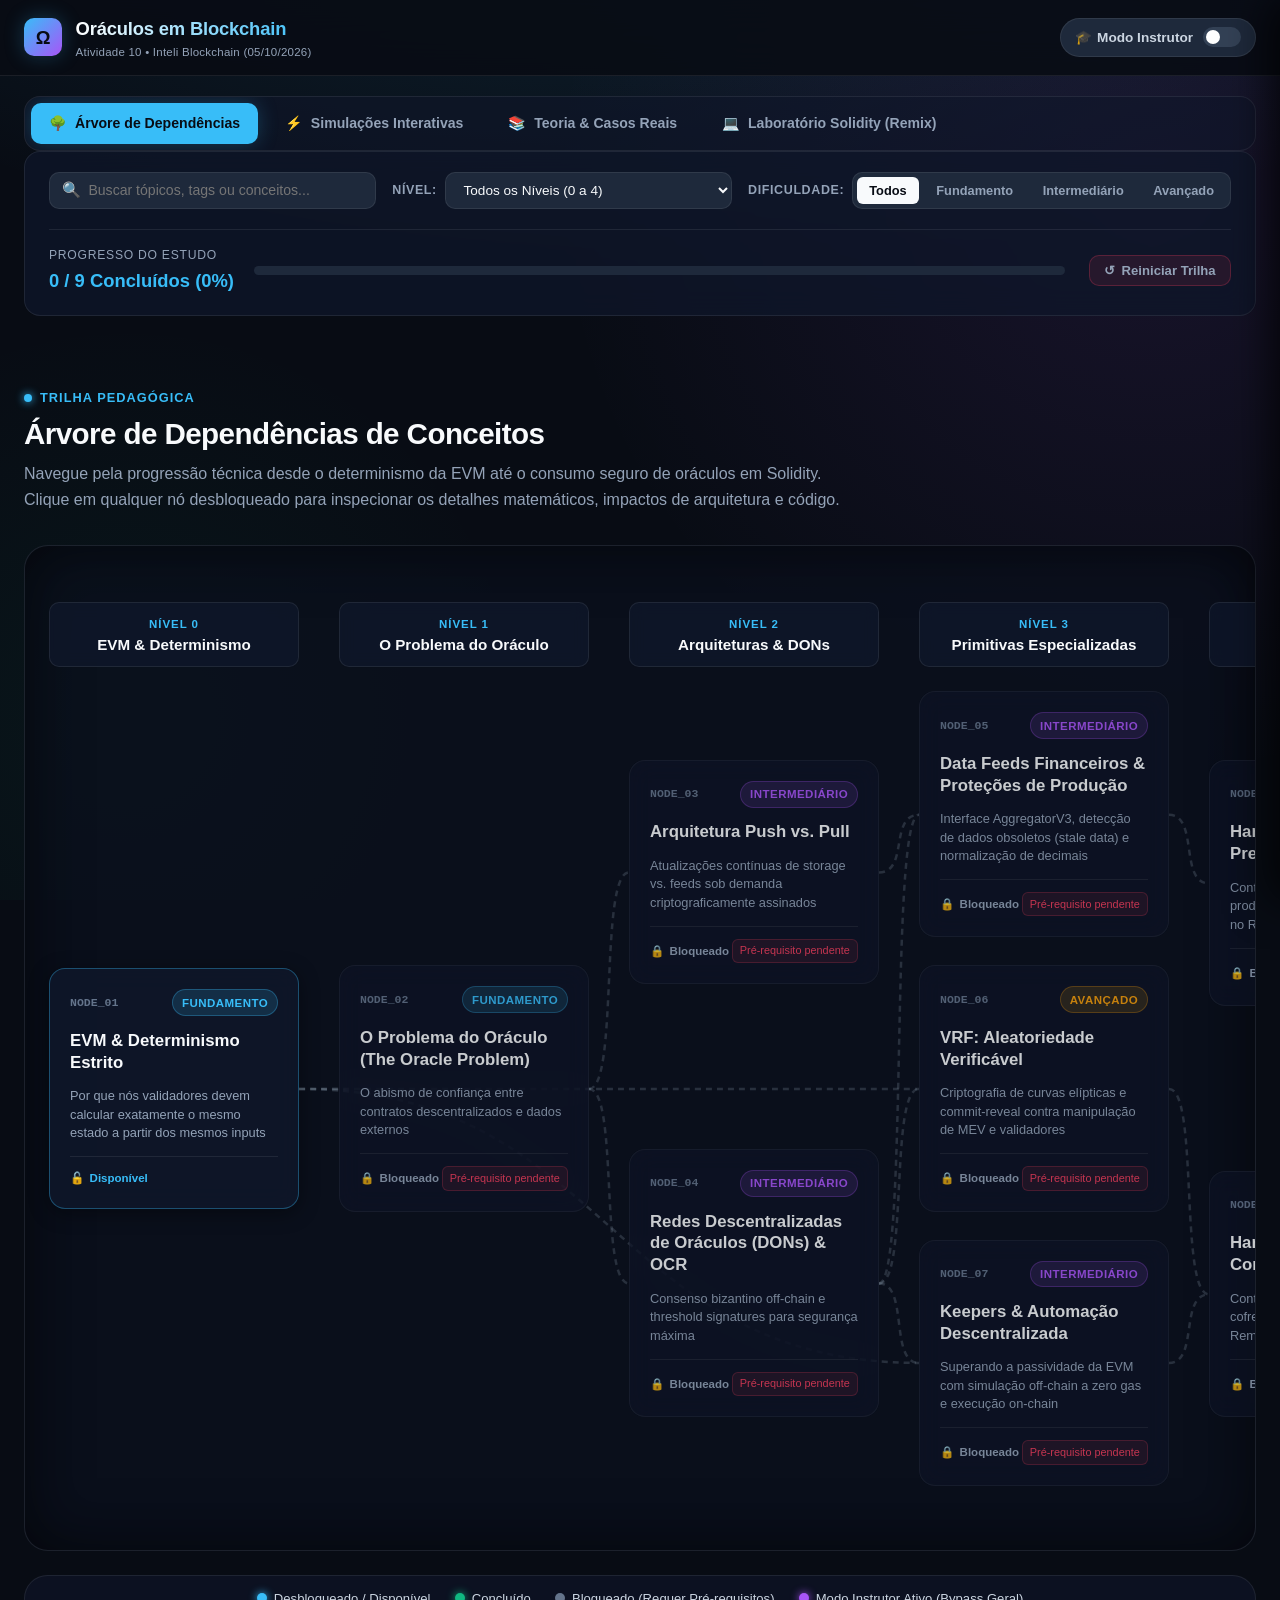
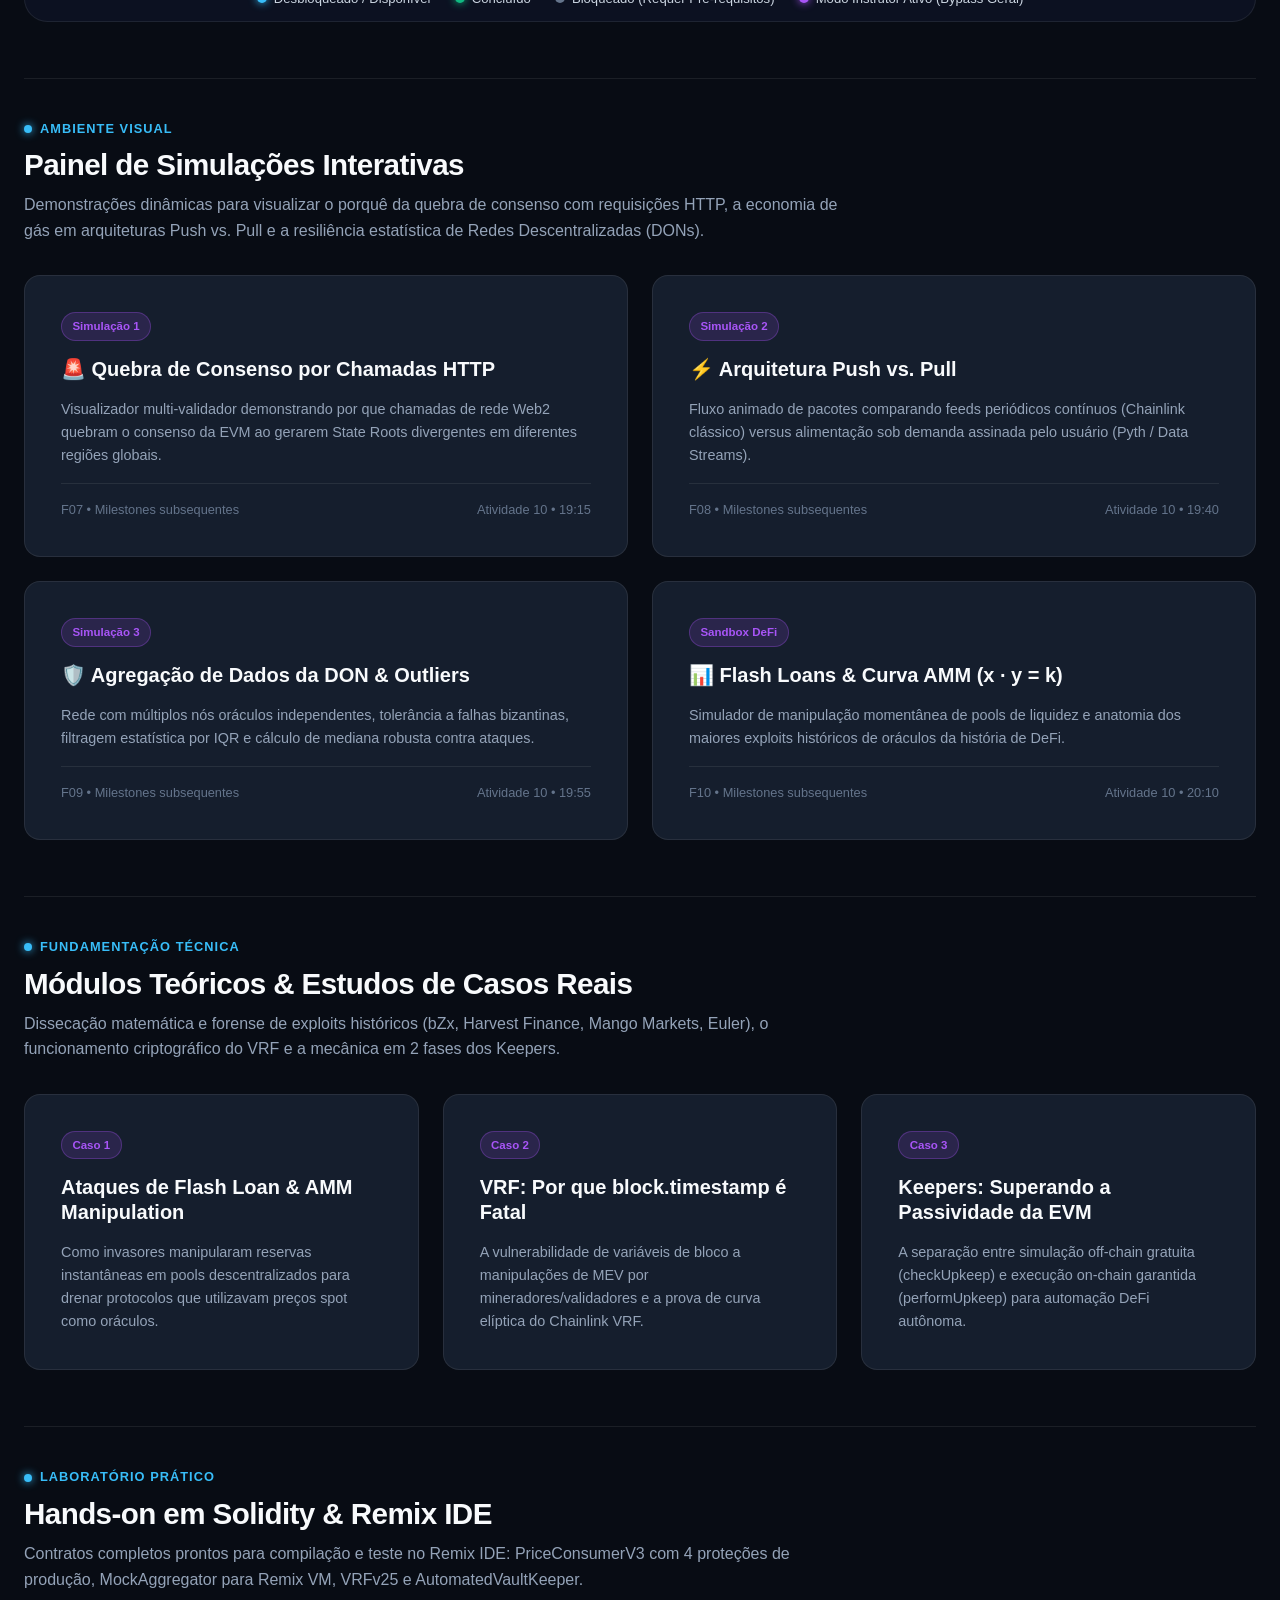
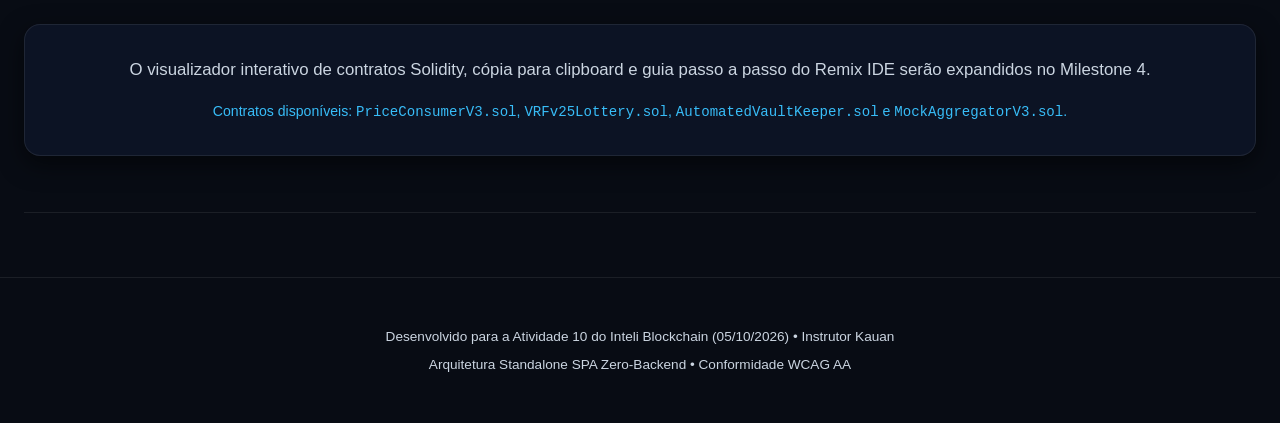
<file: estudo_oraculos/index.html>
<!DOCTYPE html>
<html lang="pt-BR">
<head>
  <meta charset="UTF-8">
  <meta name="viewport" content="width=device-width, initial-scale=1.0">
  <meta name="description" content="Plataforma interativa de aprendizado sobre Oráculos em Blockchain e Integração com Dados Externos. Árvore de conceitos, simulações visuais e laboratório Solidity.">
  <title>Oráculos Web3 — Plataforma Educacional Interativa</title>

  <!-- Stylesheets -->
  <link rel="stylesheet" href="styles/main.css">
  <link rel="stylesheet" href="styles/components.css">
  <link rel="stylesheet" href="styles/tree.css">
</head>
<body>

  <!-- =========================================================================
       Header & Global Navigation Bar
       ========================================================================= -->
  <header class="app-header" role="banner">
    <div class="app-container header-inner">
      <div class="header-brand">
        <div class="brand-icon" aria-hidden="true">Ω</div>
        <div class="brand-text">
          <span class="brand-title">Oráculos em Blockchain</span>
          <span class="brand-subtitle">Atividade 10 • Inteli Blockchain (05/10/2026)</span>
        </div>
      </div>

      <div class="header-actions">
        <!-- Modo Instrutor / Aluno Toggle -->
        <label class="teacher-toggle-wrap" id="teacher-toggle-wrap" title="Alternar entre Modo Aluno (bloqueio por pré-requisitos) e Modo Instrutor (acesso livre imediato)">
          <span class="teacher-label">
            <span aria-hidden="true">🎓</span>
            <span id="teacher-mode-text">Modo Instrutor</span>
          </span>
          <span class="toggle-switch">
            <input type="checkbox" id="teacher-mode-toggle" aria-label="Ativar Modo Instrutor">
            <span class="toggle-slider"></span>
          </span>
        </label>
      </div>
    </div>
  </header>

  <!-- =========================================================================
       Main Application Shell
       ========================================================================= -->
  <main class="app-container" role="main">

    <!-- Navigation Tabs -->
    <nav class="nav-tabs-bar" role="navigation" aria-label="Navegação de seções">
      <a href="#tree-section" class="nav-tab-item active" data-tab="tree">
        <span aria-hidden="true">🌳</span> Árvore de Dependências
      </a>
      <a href="#simulations-section" class="nav-tab-item" data-tab="simulations">
        <span aria-hidden="true">⚡</span> Simulações Interativas
      </a>
      <a href="#theory-section" class="nav-tab-item" data-tab="theory">
        <span aria-hidden="true">📚</span> Teoria & Casos Reais
      </a>
      <a href="#codelab-section" class="nav-tab-item" data-tab="codelab">
        <span aria-hidden="true">💻</span> Laboratório Solidity (Remix)
      </a>
    </nav>

    <!-- Controls Dock: Search, Filters & Progress Tracking -->
    <section class="controls-dock" aria-label="Controles e Filtros de Estudo">
      <div class="controls-upper">
        <!-- Search with Debounce -->
        <div class="search-box">
          <span class="search-icon" aria-hidden="true">🔍</span>
          <input
            type="search"
            id="search-input"
            class="search-input"
            placeholder="Buscar tópicos, tags ou conceitos..."
            aria-label="Buscar conceitos na árvore"
          >
        </div>

        <!-- Filter by Level -->
        <div class="filter-group">
          <label for="filter-level" class="filter-label">Nível:</label>
          <select id="filter-level" class="filter-select" aria-label="Filtrar por nível">
            <option value="all">Todos os Níveis (0 a 4)</option>
            <option value="0">Nível 0: EVM & Determinismo</option>
            <option value="1">Nível 1: O Problema do Oráculo</option>
            <option value="2">Nível 2: Arquiteturas Push/Pull & DONs</option>
            <option value="3">Nível 3: Primitivas Especializadas</option>
            <option value="4">Nível 4: Hands-on Solidity</option>
          </select>
        </div>

        <!-- Filter by Difficulty -->
        <div class="filter-group">
          <span class="filter-label">Dificuldade:</span>
          <div class="difficulty-pills" role="radiogroup" aria-label="Filtrar por dificuldade">
            <button type="button" class="pill-btn active" data-difficulty="all" role="radio" aria-checked="true">Todos</button>
            <button type="button" class="pill-btn" data-difficulty="Fundamento" role="radio" aria-checked="false">Fundamento</button>
            <button type="button" class="pill-btn" data-difficulty="Intermediário" role="radio" aria-checked="false">Intermediário</button>
            <button type="button" class="pill-btn" data-difficulty="Avançado" role="radio" aria-checked="false">Avançado</button>
          </div>
        </div>
      </div>

      <!-- Progress Tracking Bar -->
      <div class="controls-lower">
        <div class="progress-info">
          <div class="progress-text">
            <span class="progress-label">Progresso do Estudo</span>
            <span class="progress-stat" id="progress-stat">0 / 9 Concluídos (0%)</span>
          </div>
          <div class="progress-track" role="progressbar" aria-valuemin="0" aria-valuemax="100" aria-valuenow="0" id="progress-track">
            <div class="progress-bar-fill" id="progress-bar-fill"></div>
          </div>
        </div>

        <button type="button" class="btn-reset" id="btn-reset-progress" title="Zerar progresso e reiniciar trilha">
          <span aria-hidden="true">↺</span> Reiniciar Trilha
        </button>
      </div>
    </section>

    <!-- =======================================================================
         Section 1: Árvore de Dependências Conceitual (F02, F03, F05, F06)
         ======================================================================= -->
    <section id="tree-section" class="app-section" aria-labelledby="tree-heading">
      <header class="section-header">
        <span class="section-tag">Trilha Pedagógica</span>
        <h2 id="tree-heading" class="section-title">Árvore de Dependências de Conceitos</h2>
        <p class="section-subtitle">
          Navegue pela progressão técnica desde o determinismo da EVM até o consumo seguro de oráculos em Solidity. Clique em qualquer nó desbloqueado para inspecionar os detalhes matemáticos, impactos de arquitetura e código.
        </p>
      </header>

      <!-- DAG Visualizer Container (Engine renders here) -->
      <div id="tree-container" class="tree-container-wrapper">
        <!-- Rendered by treeEngine.js -->
      </div>
    </section>

    <!-- =======================================================================
         Section 2: Simulações Dinâmicas (F07, F08, F09, F10 — Placeholders M1)
         ======================================================================= -->
    <section id="simulations-section" class="app-section" aria-labelledby="sim-heading">
      <header class="section-header">
        <span class="section-tag">Ambiente Visual</span>
        <h2 id="sim-heading" class="section-title">Painel de Simulações Interativas</h2>
        <p class="section-subtitle">
          Demonstrações dinâmicas para visualizar o porquê da quebra de consenso com requisições HTTP, a economia de gás em arquiteturas Push vs. Pull e a resiliência estatística de Redes Descentralizadas (DONs).
        </p>
      </header>

      <div class="grid-2">
        <article class="placeholder-card" id="sim-consensus">
          <span class="placeholder-badge">Simulação 1</span>
          <h3 class="placeholder-title">🚨 Quebra de Consenso por Chamadas HTTP</h3>
          <p class="placeholder-desc">
            Visualizador multi-validador demonstrando por que chamadas de rede Web2 quebram o consenso da EVM ao gerarem State Roots divergentes em diferentes regiões globais.
          </p>
          <div class="placeholder-meta">
            <span>F07 • Milestones subsequentes</span>
            <span>Atividade 10 • 19:15</span>
          </div>
        </article>

        <article class="placeholder-card" id="sim-push-pull">
          <span class="placeholder-badge">Simulação 2</span>
          <h3 class="placeholder-title">⚡ Arquitetura Push vs. Pull</h3>
          <p class="placeholder-desc">
            Fluxo animado de pacotes comparando feeds periódicos contínuos (Chainlink clássico) versus alimentação sob demanda assinada pelo usuário (Pyth / Data Streams).
          </p>
          <div class="placeholder-meta">
            <span>F08 • Milestones subsequentes</span>
            <span>Atividade 10 • 19:40</span>
          </div>
        </article>

        <article class="placeholder-card" id="sim-don">
          <span class="placeholder-badge">Simulação 3</span>
          <h3 class="placeholder-title">🛡️ Agregação de Dados da DON & Outliers</h3>
          <p class="placeholder-desc">
            Rede com múltiplos nós oráculos independentes, tolerância a falhas bizantinas, filtragem estatística por IQR e cálculo de mediana robusta contra ataques.
          </p>
          <div class="placeholder-meta">
            <span>F09 • Milestones subsequentes</span>
            <span>Atividade 10 • 19:55</span>
          </div>
        </article>

        <article class="placeholder-card" id="sim-sandbox">
          <span class="placeholder-badge">Sandbox DeFi</span>
          <h3 class="placeholder-title">📊 Flash Loans & Curva AMM (x · y = k)</h3>
          <p class="placeholder-desc">
            Simulador de manipulação momentânea de pools de liquidez e anatomia dos maiores exploits históricos de oráculos da história de DeFi.
          </p>
          <div class="placeholder-meta">
            <span>F10 • Milestones subsequentes</span>
            <span>Atividade 10 • 20:10</span>
          </div>
        </article>
      </div>
    </section>

    <!-- =======================================================================
         Section 3: Teoria & Casos de Estudo (F11, F12, F13, F14, F15)
         ======================================================================= -->
    <section id="theory-section" class="app-section" aria-labelledby="theory-heading">
      <header class="section-header">
        <span class="section-tag">Fundamentação Técnica</span>
        <h2 id="theory-heading" class="section-title">Módulos Teóricos & Estudos de Casos Reais</h2>
        <p class="section-subtitle">
          Dissecação matemática e forense de exploits históricos (bZx, Harvest Finance, Mango Markets, Euler), o funcionamento criptográfico do VRF e a mecânica em 2 fases dos Keepers.
        </p>
      </header>

      <div class="grid-3">
        <article class="placeholder-card">
          <span class="placeholder-badge">Caso 1</span>
          <h3 class="placeholder-title">Ataques de Flash Loan & AMM Manipulation</h3>
          <p class="placeholder-desc">
            Como invasores manipularam reservas instantâneas em pools descentralizados para drenar protocolos que utilizavam preços spot como oráculos.
          </p>
        </article>

        <article class="placeholder-card">
          <span class="placeholder-badge">Caso 2</span>
          <h3 class="placeholder-title">VRF: Por que block.timestamp é Fatal</h3>
          <p class="placeholder-desc">
            A vulnerabilidade de variáveis de bloco a manipulações de MEV por mineradores/validadores e a prova de curva elíptica do Chainlink VRF.
          </p>
        </article>

        <article class="placeholder-card">
          <span class="placeholder-badge">Caso 3</span>
          <h3 class="placeholder-title">Keepers: Superando a Passividade da EVM</h3>
          <p class="placeholder-desc">
            A separação entre simulação off-chain gratuita (checkUpkeep) e execução on-chain garantida (performUpkeep) para automação DeFi autônoma.
          </p>
        </article>
      </div>
    </section>

    <!-- =======================================================================
         Section 4: Laboratório Hands-on Solidity (F16, F17, F18, F19, F20, F21)
         ======================================================================= -->
    <section id="codelab-section" class="app-section" aria-labelledby="codelab-heading">
      <header class="section-header">
        <span class="section-tag">Laboratório Prático</span>
        <h2 id="codelab-heading" class="section-title">Hands-on em Solidity & Remix IDE</h2>
        <p class="section-subtitle">
          Contratos completos prontos para compilação e teste no Remix IDE: PriceConsumerV3 com 4 proteções de produção, MockAggregator para Remix VM, VRFv25 e AutomatedVaultKeeper.
        </p>
      </header>

      <div class="glass-panel" style="padding: 2rem; text-align: center;">
        <p style="font-size: 1.05rem; margin-bottom: 1rem;">
          O visualizador interativo de contratos Solidity, cópia para clipboard e guia passo a passo do Remix IDE serão expandidos no Milestone 4.
        </p>
        <p style="font-size: 0.88rem; color: var(--cyan-primary);">
          Contratos disponíveis: <code>PriceConsumerV3.sol</code>, <code>VRFv25Lottery.sol</code>, <code>AutomatedVaultKeeper.sol</code> e <code>MockAggregatorV3.sol</code>.
        </p>
      </div>
    </section>

  </main>

  <!-- =========================================================================
       Modals, Drawers & Notifications Containers
       ========================================================================= -->
  <!-- Concept Detail Inspector Drawer (Modern Native Dialog with Light Dismiss) -->
  <dialog id="concept-drawer" class="concept-drawer" closedby="any" aria-labelledby="drawer-title" aria-modal="true">
    <!-- Populated dynamically by src/ui/drawer.js -->
  </dialog>

  <!-- Toast Notification Stack -->
  <div id="toast-container" class="toast-container" aria-live="polite" role="region" aria-label="Notificações da aplicação"></div>

  <!-- Footer -->
  <footer style="padding: 3rem 0; border-top: 1px solid var(--border-subtle); margin-top: 4rem; text-align: center; color: var(--text-dim); font-size: 0.85rem;">
    <div class="app-container">
      <p>Desenvolvido para a Atividade 10 do Inteli Blockchain (05/10/2026) • Instrutor Kauan</p>
      <p style="margin-top: 0.35rem;">Arquitetura Standalone SPA Zero-Backend • Conformidade WCAG AA</p>
    </div>
  </footer>

  <!-- Main JavaScript Bootstrapper (ES2022+ Module) -->
  <script type="module" src="src/main.js"></script>
</body>
</html>
</file>
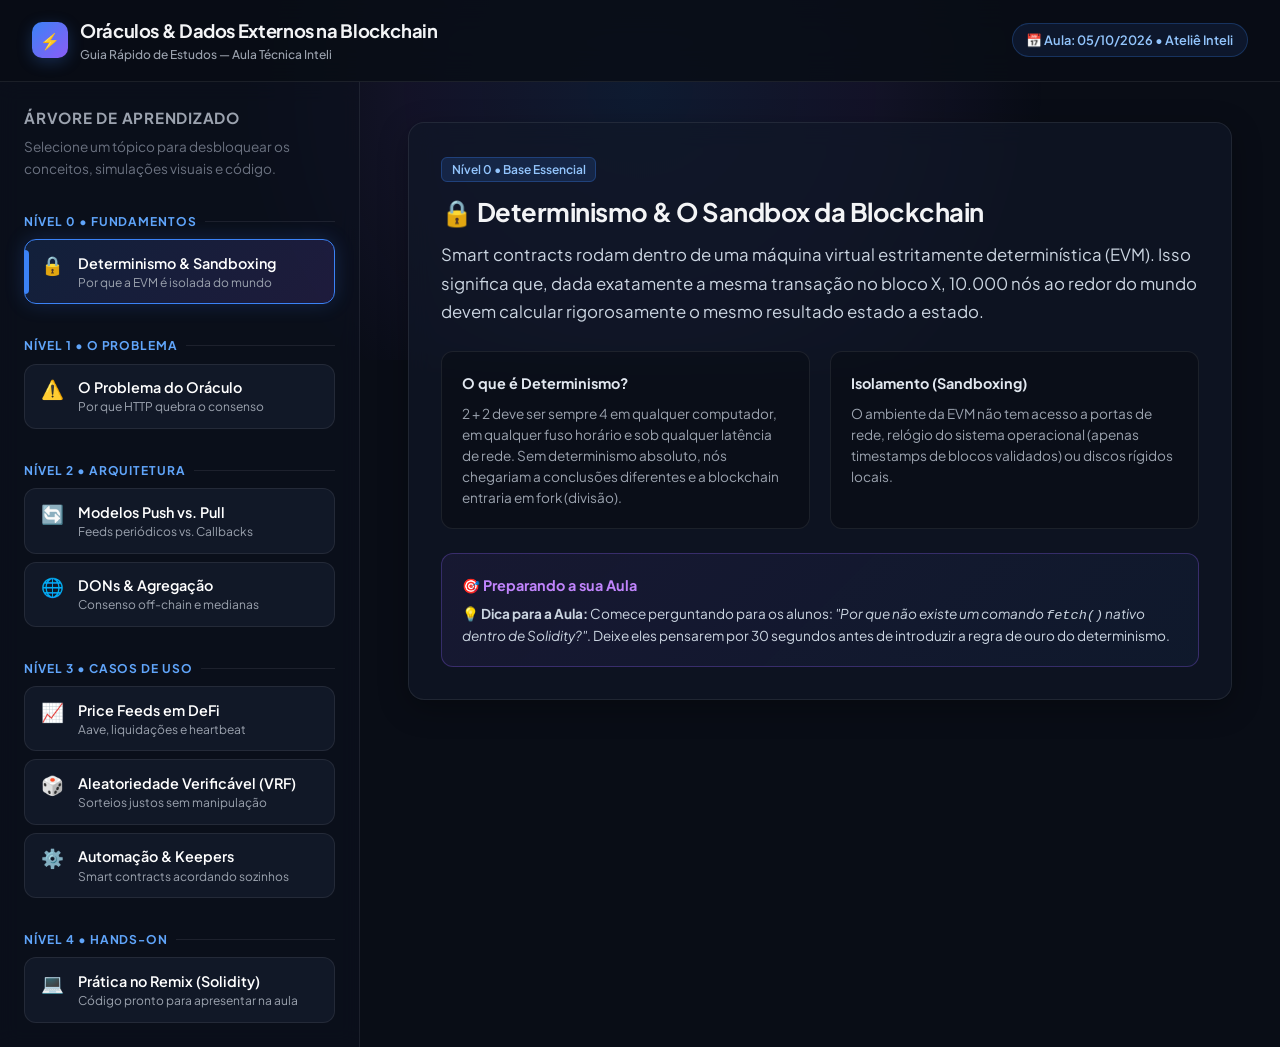
<file: guia_estudo_oraculos.html>
<!DOCTYPE html>
<html lang="pt-BR">
<head>
  <meta charset="UTF-8">
  <meta name="viewport" content="width=device-width, initial-scale=1.0">
  <title>Guia Interativo: Oráculos & Integração Blockchain</title>
  <link rel="preconnect" href="https://fonts.googleapis.com">
  <link rel="preconnect" href="https://fonts.gstatic.com" crossorigin>
  <link href="https://fonts.googleapis.com/css2?family=Plus+Jakarta+Sans:wght@400;500;600;700;800&family=JetBrains+Mono:wght@400;500;600&display=swap" rel="stylesheet">
  <style>
    :root {
      --bg: #090d16;
      --surface: #111827;
      --surface-hover: #1f2937;
      --surface-card: rgba(17, 24, 39, 0.7);
      --border: rgba(255, 255, 255, 0.08);
      --border-accent: rgba(59, 130, 246, 0.3);
      --primary: #3b82f6;
      --primary-glow: rgba(59, 130, 246, 0.25);
      --accent: #8b5cf6;
      --emerald: #10b981;
      --emerald-glow: rgba(16, 185, 129, 0.2);
      --amber: #f59e0b;
      --rose: #ef4444;
      --text: #f3f4f6;
      --text-muted: #9ca3af;
      --text-dim: #6b7280;
    }

    * {
      box-sizing: border-box;
      margin: 0;
      padding: 0;
    }

    body {
      background-color: var(--bg);
      color: var(--text);
      font-family: 'Plus Jakarta Sans', sans-serif;
      min-height: 100vh;
      display: flex;
      flex-direction: column;
      overflow-x: hidden;
      line-height: 1.6;
    }

    /* Ambient Glow Background */
    .ambient-bg {
      position: fixed;
      top: -20%;
      left: 10%;
      width: 80vw;
      height: 60vh;
      background: radial-gradient(circle, rgba(59, 130, 246, 0.12) 0%, rgba(139, 92, 246, 0.08) 40%, transparent 70%);
      pointer-events: none;
      z-index: 0;
    }

    header {
      position: sticky;
      top: 0;
      z-index: 50;
      background: rgba(9, 13, 22, 0.85);
      backdrop-filter: blur(16px);
      border-bottom: 1px solid var(--border);
      padding: 1rem 2rem;
      display: flex;
      justify-content: space-between;
      align-items: center;
    }

    .brand {
      display: flex;
      align-items: center;
      gap: 0.75rem;
    }

    .brand-badge {
      background: linear-gradient(135deg, var(--primary), var(--accent));
      width: 36px;
      height: 36px;
      border-radius: 10px;
      display: flex;
      align-items: center;
      justify-content: center;
      font-weight: 800;
      color: white;
      box-shadow: 0 4px 15px var(--primary-glow);
    }

    .brand h1 {
      font-size: 1.15rem;
      font-weight: 700;
      letter-spacing: -0.02em;
    }

    .brand span {
      display: block;
      font-size: 0.75rem;
      color: var(--text-muted);
      font-weight: 500;
    }

    .badge-event {
      display: inline-flex;
      align-items: center;
      gap: 0.5rem;
      background: rgba(59, 130, 246, 0.1);
      border: 1px solid rgba(59, 130, 246, 0.25);
      padding: 0.35rem 0.85rem;
      border-radius: 9999px;
      font-size: 0.8rem;
      color: #93c5fd;
      font-weight: 600;
    }

    .main-layout {
      position: relative;
      z-index: 10;
      flex: 1;
      display: grid;
      grid-template-columns: 360px 1fr;
      max-width: 1600px;
      width: 100%;
      margin: 0 auto;
      height: calc(100vh - 73px);
    }

    @media (max-width: 980px) {
      .main-layout {
        grid-template-columns: 1fr;
        height: auto;
      }
    }

    /* Left Sidebar: Tree / Nodes */
    .tree-sidebar {
      border-right: 1px solid var(--border);
      background: rgba(13, 18, 30, 0.6);
      backdrop-filter: blur(10px);
      padding: 1.5rem;
      overflow-y: auto;
      display: flex;
      flex-direction: column;
      gap: 1.5rem;
    }

    .tree-header h2 {
      font-size: 0.95rem;
      text-transform: uppercase;
      letter-spacing: 0.05em;
      color: var(--text-muted);
      margin-bottom: 0.4rem;
    }

    .tree-header p {
      font-size: 0.85rem;
      color: var(--text-dim);
    }

    .level-group {
      display: flex;
      flex-direction: column;
      gap: 0.5rem;
    }

    .level-label {
      font-size: 0.75rem;
      font-weight: 700;
      text-transform: uppercase;
      letter-spacing: 0.08em;
      color: #60a5fa;
      margin-top: 0.5rem;
      display: flex;
      align-items: center;
      gap: 0.5rem;
    }

    .level-label::after {
      content: "";
      flex: 1;
      height: 1px;
      background: var(--border);
    }

    .node-btn {
      display: flex;
      align-items: flex-start;
      gap: 0.85rem;
      padding: 0.85rem 1rem;
      border-radius: 12px;
      background: var(--surface);
      border: 1px solid var(--border);
      color: var(--text);
      cursor: pointer;
      text-align: left;
      font-family: inherit;
      transition: all 0.2s ease;
      position: relative;
    }

    .node-btn:hover {
      background: var(--surface-hover);
      border-color: rgba(255, 255, 255, 0.15);
      transform: translateY(-1px);
    }

    .node-btn.active {
      background: linear-gradient(135deg, rgba(59, 130, 246, 0.15), rgba(139, 92, 246, 0.15));
      border-color: var(--primary);
      box-shadow: 0 0 20px rgba(59, 130, 246, 0.2);
    }

    .node-btn.active::before {
      content: "";
      position: absolute;
      left: 0;
      top: 15%;
      bottom: 15%;
      width: 4px;
      background: var(--primary);
      border-radius: 0 4px 4px 0;
    }

    .node-icon {
      font-size: 1.15rem;
      line-height: 1;
      padding-top: 2px;
    }

    .node-title {
      font-size: 0.9rem;
      font-weight: 600;
      color: #fff;
    }

    .node-sub {
      font-size: 0.75rem;
      color: var(--text-muted);
      margin-top: 0.2rem;
    }

    /* Main Content Area */
    .content-area {
      overflow-y: auto;
      padding: 2.5rem 3rem;
      display: flex;
      flex-direction: column;
      gap: 2rem;
    }

    @media (max-width: 768px) {
      .content-area {
        padding: 1.5rem;
      }
    }

    .content-card {
      background: var(--surface-card);
      border: 1px solid var(--border);
      border-radius: 16px;
      padding: 2rem;
      backdrop-filter: blur(12px);
      box-shadow: 0 8px 30px rgba(0, 0, 0, 0.3);
    }

    .content-card h2 {
      font-size: 1.6rem;
      font-weight: 700;
      letter-spacing: -0.02em;
      margin-bottom: 0.5rem;
      display: flex;
      align-items: center;
      gap: 0.75rem;
    }

    .tag {
      font-size: 0.75rem;
      font-weight: 600;
      padding: 0.25rem 0.6rem;
      border-radius: 6px;
      background: rgba(59, 130, 246, 0.15);
      color: #93c5fd;
      border: 1px solid rgba(59, 130, 246, 0.3);
    }

    .lead-text {
      font-size: 1.05rem;
      color: #cbd5e1;
      margin-bottom: 1.5rem;
      line-height: 1.7;
    }

    .info-grid {
      display: grid;
      grid-template-columns: repeat(auto-fit, minmax(280px, 1fr));
      gap: 1.25rem;
      margin: 1.5rem 0;
    }

    .info-box {
      background: rgba(0, 0, 0, 0.25);
      border: 1px solid var(--border);
      border-radius: 12px;
      padding: 1.25rem;
    }

    .info-box.highlight {
      border-color: rgba(59, 130, 246, 0.4);
      background: rgba(59, 130, 246, 0.05);
    }

    .info-box.warning {
      border-color: rgba(245, 158, 11, 0.4);
      background: rgba(245, 158, 11, 0.05);
    }

    .info-box h3 {
      font-size: 0.9rem;
      font-weight: 700;
      color: #e2e8f0;
      margin-bottom: 0.5rem;
      display: flex;
      align-items: center;
      gap: 0.5rem;
    }

    .info-box p {
      font-size: 0.85rem;
      color: var(--text-muted);
      line-height: 1.55;
    }

    /* Interactive Simulators */
    .sim-container {
      background: #0d121f;
      border: 1px solid rgba(59, 130, 246, 0.3);
      border-radius: 14px;
      padding: 1.5rem;
      margin-top: 1.5rem;
    }

    .sim-header {
      display: flex;
      justify-content: space-between;
      align-items: center;
      margin-bottom: 1rem;
      padding-bottom: 0.75rem;
      border-bottom: 1px solid var(--border);
    }

    .sim-header h4 {
      font-size: 0.95rem;
      font-weight: 700;
      color: #93c5fd;
      display: flex;
      align-items: center;
      gap: 0.5rem;
    }

    .sim-btn {
      background: var(--primary);
      color: white;
      border: none;
      padding: 0.5rem 1rem;
      border-radius: 8px;
      font-size: 0.85rem;
      font-weight: 600;
      cursor: pointer;
      display: inline-flex;
      align-items: center;
      gap: 0.4rem;
      transition: all 0.2s ease;
      font-family: inherit;
    }

    .sim-btn:hover {
      background: #2563eb;
      box-shadow: 0 4px 12px var(--primary-glow);
    }

    /* Consensus Break Sim Graphic */
    .nodes-grid {
      display: grid;
      grid-template-columns: repeat(3, 1fr);
      gap: 1rem;
      margin: 1.25rem 0;
    }

    .validator-node {
      background: rgba(17, 24, 39, 0.9);
      border: 1px solid var(--border);
      border-radius: 10px;
      padding: 1rem;
      text-align: center;
      transition: all 0.3s ease;
    }

    .validator-node.diverged {
      border-color: var(--rose);
      background: rgba(239, 68, 68, 0.1);
    }

    .validator-node.agreed {
      border-color: var(--emerald);
      background: rgba(16, 185, 129, 0.1);
    }

    .node-header-text {
      font-size: 0.8rem;
      font-weight: 700;
      color: var(--text-muted);
      margin-bottom: 0.5rem;
    }

    .node-val {
      font-family: 'JetBrains Mono', monospace;
      font-size: 1.1rem;
      font-weight: 700;
      color: #fff;
    }

    .sim-status-box {
      background: rgba(0, 0, 0, 0.3);
      border-radius: 8px;
      padding: 0.85rem 1rem;
      font-size: 0.85rem;
      display: flex;
      align-items: center;
      gap: 0.75rem;
    }

    /* Code Block */
    .code-block {
      background: #080c14;
      border: 1px solid var(--border);
      border-radius: 12px;
      overflow: hidden;
      margin-top: 1.5rem;
    }

    .code-header {
      background: rgba(255, 255, 255, 0.03);
      border-bottom: 1px solid var(--border);
      padding: 0.6rem 1.25rem;
      display: flex;
      justify-content: space-between;
      align-items: center;
      font-size: 0.8rem;
      color: var(--text-muted);
      font-family: 'JetBrains Mono', monospace;
    }

    .copy-btn {
      background: transparent;
      border: 1px solid var(--border);
      color: var(--text-muted);
      padding: 0.25rem 0.6rem;
      border-radius: 6px;
      font-size: 0.75rem;
      cursor: pointer;
      font-family: inherit;
      transition: all 0.2s;
    }

    .copy-btn:hover {
      background: var(--surface-hover);
      color: #fff;
    }

    pre code {
      display: block;
      padding: 1.25rem;
      font-family: 'JetBrains Mono', monospace;
      font-size: 0.85rem;
      color: #cbd5e1;
      overflow-x: auto;
      line-height: 1.6;
    }

    .code-keyword { color: #f472b6; font-weight: 600; }
    .code-type { color: #60a5fa; }
    .code-fn { color: #34d399; }
    .code-comment { color: #64748b; font-style: italic; }

    /* Didactic Tips for teaching */
    .didactic-box {
      margin-top: 1.5rem;
      background: linear-gradient(135deg, rgba(139, 92, 246, 0.08), rgba(59, 130, 246, 0.05));
      border: 1px solid rgba(139, 92, 246, 0.3);
      border-radius: 12px;
      padding: 1.25rem;
    }

    .didactic-box h4 {
      font-size: 0.9rem;
      font-weight: 700;
      color: #c084fc;
      margin-bottom: 0.4rem;
      display: flex;
      align-items: center;
      gap: 0.5rem;
    }

    .didactic-box p {
      font-size: 0.85rem;
      color: #cbd5e1;
      line-height: 1.5;
    }
  </style>
</head>
<body>
  <div class="ambient-bg"></div>

  <!-- Header -->
  <header>
    <div class="brand">
      <div class="brand-badge">⚡</div>
      <div>
        <h1>Oráculos & Dados Externos na Blockchain</h1>
        <span>Guia Rápido de Estudos — Aula Técnica Inteli</span>
      </div>
    </div>
    <div class="badge-event">
      📅 Aula: 05/10/2026 • Ateliê Inteli
    </div>
  </header>

  <!-- Layout -->
  <div class="main-layout">
    <!-- Sidebar: Árvore de Dependências -->
    <aside class="tree-sidebar">
      <div class="tree-header">
        <h2>Árvore de Aprendizado</h2>
        <p>Selecione um tópico para desbloquear os conceitos, simulações visuais e código.</p>
      </div>

      <!-- Nível 0 -->
      <div class="level-group">
        <div class="level-label">Nível 0 • Fundamentos</div>
        <button class="node-btn active" data-node="evm-determinismo">
          <div class="node-icon">🔒</div>
          <div>
            <div class="node-title">Determinismo & Sandboxing</div>
            <div class="node-sub">Por que a EVM é isolada do mundo</div>
          </div>
        </button>
      </div>

      <!-- Nível 1 -->
      <div class="level-group">
        <div class="level-label">Nível 1 • O Problema</div>
        <button class="node-btn" data-node="problema-oraculo">
          <div class="node-icon">⚠️</div>
          <div>
            <div class="node-title">O Problema do Oráculo</div>
            <div class="node-sub">Por que HTTP quebra o consenso</div>
          </div>
        </button>
      </div>

      <!-- Nível 2 -->
      <div class="level-group">
        <div class="level-label">Nível 2 • Arquitetura</div>
        <button class="node-btn" data-node="push-vs-pull">
          <div class="node-icon">🔄</div>
          <div>
            <div class="node-title">Modelos Push vs. Pull</div>
            <div class="node-sub">Feeds periódicos vs. Callbacks</div>
          </div>
        </button>
        <button class="node-btn" data-node="don-descentralizacao">
          <div class="node-icon">🌐</div>
          <div>
            <div class="node-title">DONs & Agregação</div>
            <div class="node-sub">Consenso off-chain e medianas</div>
          </div>
        </button>
      </div>

      <!-- Nível 3 -->
      <div class="level-group">
        <div class="level-label">Nível 3 • Casos de Uso</div>
        <button class="node-btn" data-node="data-feeds-defi">
          <div class="node-icon">📈</div>
          <div>
            <div class="node-title">Price Feeds em DeFi</div>
            <div class="node-sub">Aave, liquidações e heartbeat</div>
          </div>
        </button>
        <button class="node-btn" data-node="vrf-randomness">
          <div class="node-icon">🎲</div>
          <div>
            <div class="node-title">Aleatoriedade Verificável (VRF)</div>
            <div class="node-sub">Sorteios justos sem manipulação</div>
          </div>
        </button>
        <button class="node-btn" data-node="automation-keepers">
          <div class="node-icon">⚙️</div>
          <div>
            <div class="node-title">Automação & Keepers</div>
            <div class="node-sub">Smart contracts acordando sozinhos</div>
          </div>
        </button>
      </div>

      <!-- Nível 4 -->
      <div class="level-group">
        <div class="level-label">Nível 4 • Hands-On</div>
        <button class="node-btn" data-node="remix-hands-on">
          <div class="node-icon">💻</div>
          <div>
            <div class="node-title">Prática no Remix (Solidity)</div>
            <div class="node-sub">Código pronto para apresentar na aula</div>
          </div>
        </button>
      </div>
    </aside>

    <!-- Main Content -->
    <main class="content-area" id="content-container">
      <!-- Dinamicamente preenchido pelo JS -->
    </main>
  </div>

  <script>
    // Base de Conteúdos da Árvore
    const CONTENT_DATA = {
      'evm-determinismo': {
        tag: 'Nível 0 • Base Essencial',
        title: '🔒 Determinismo & O Sandbox da Blockchain',
        lead: 'Smart contracts rodam dentro de uma máquina virtual estritamente determinística (EVM). Isso significa que, dada exatamente a mesma transação no bloco X, 10.000 nós ao redor do mundo devem calcular rigorosamente o mesmo resultado estado a estado.',
        infoBoxes: [
          {
            title: 'O que é Determinismo?',
            desc: '2 + 2 deve ser sempre 4 em qualquer computador, em qualquer fuso horário e sob qualquer latência de rede. Sem determinismo absoluto, nós chegariam a conclusões diferentes e a blockchain entraria em fork (divisão).'
          },
          {
            title: 'Isolamento (Sandboxing)',
            desc: 'O ambiente da EVM não tem acesso a portas de rede, relógio do sistema operacional (apenas timestamps de blocos validados) ou discos rígidos locais.'
          }
        ],
        interactiveType: 'determinism',
        code: null,
        didacticTip: '💡 <strong>Dica para a Aula:</strong> Comece perguntando para os alunos: <em>"Por que não existe um comando <code>fetch()</code> nativo dentro de Solidity?"</em>. Deixe eles pensarem por 30 segundos antes de introduzir a regra de ouro do determinismo.'
      },

      'problema-oraculo': {
        tag: 'Nível 1 • O Conflito Fundamental',
        title: '⚠️ O Problema do Oráculo (The Oracle Problem)',
        lead: 'Se um smart contract fizesse uma chamada HTTP tradicional (ex: consultar o preço de mercado ou o resultado de um jogo de futebol), cada validador executaria a requisição em instantes diferentes e receberia dados diferentes. O consenso seria destruído.',
        infoBoxes: [
          {
            title: 'O Paradoxo',
            desc: 'A blockchain é extremamente segura, descentralizada e imutável. Mas ela é completamente cega e surda para qualquer coisa fora de sua própria memória de estado.',
            type: 'highlight'
          },
          {
            title: 'O Risco da Centralização',
            desc: 'Se colocamos um único servidor web tradicional (API centralizada) para alimentar um contrato de bilhões de dólares, criamos um ponto único de falha e censura.',
            type: 'warning'
          }
        ],
        interactiveType: 'consensus-sim',
        code: null,
        didacticTip: '💡 <strong>Dica para a Aula:</strong> Explique que o "Oráculo" não é apenas quem busca a informação, é a ponte fiduciária. Se o oráculo mentir, o contrato executa a mentira com perfeição matemática.'
      },

      'push-vs-pull': {
        tag: 'Nível 2 • Padrões Arquiteturais',
        title: '🔄 Push vs. Pull: Como os dados chegam on-chain',
        lead: 'Existem dois modelos principais para levar dados externos para dentro de contratos inteligentes, cada um com trade-offs entre custo de gás e frescor da informação.',
        infoBoxes: [
          {
            title: 'Modelo Push (Feeds Contínuos)',
            desc: 'Nós externos monitoram o mundo real e realizam transações periódicas gravando a cotação no contrato antes mesmo de você precisar dela (padrão clássico da Chainlink).'
          },
          {
            title: 'Modelo Pull (On-Demand)',
            desc: 'O dado é assinado criptograficamente off-chain e o próprio usuário final injeta essa assinatura na transação quando vai executar a ação (ex: Pyth Network, Chainlink Data Streams). Economiza muito gás na rede!'
          }
        ],
        interactiveType: 'push-pull-sim',
        code: null,
        didacticTip: '💡 <strong>Dica para a Aula:</strong> Compare com uma ida ao mercado: Push é ter sempre leite na geladeira atualizado diariamente. Pull é você trazer a garrafa com o selo do produtor no bolso na hora em que for beber o café.'
      },

      'don-descentralizacao': {
        tag: 'Nível 2 • Segurança & Consenso',
        title: '🌐 DONs: Decentralized Oracle Networks',
        lead: 'Para não depender de um servidor único, redes de oráculos descentralizados (como Chainlink) utilizam um comitê independente de nós validadores que coletam dados de múltiplas APIs e calculam o consenso off-chain antes de enviar para o contrato.',
        infoBoxes: [
          {
            title: 'Agregação & Eliminação de Outliers',
            desc: 'Se 1 dos nós estiver com falha ou for hackeado e reportar BTC a $1, o algoritmo descarta os extremos e calcula a mediana dos valores restantes.'
          },
          {
            title: 'Múltiplas Fontes de Dados',
            desc: 'Cada operador de nó consome pelo menos 3 a 5 agregadores de mercado premium (CoinMarketCap, CoinGecko, Binance, etc.), evitando manipulação de uma única corretora.'
          }
        ],
        interactiveType: 'don-sim',
        code: null,
        didacticTip: '💡 <strong>Dica para a Aula:</strong> Mostre que o valor final gravado on-chain é o resultado de uma mediana ponderada. Isso anula ataques onde uma única API sofre instabilidade.'
      },

      'data-feeds-defi': {
        tag: 'Nível 3 • Aplicação Prática',
        title: '📈 Data Feeds em Protocolos DeFi',
        lead: 'A espinha dorsal das finanças descentralizadas. Plataformas de empréstimo como Aave e MakerDAO dependem de cotações contínuas e confiáveis para determinar o valor das garantias e executar liquidações.',
        infoBoxes: [
          {
            title: 'Deviation Threshold & Heartbeat',
            desc: 'Oráculos não atualizam a cada bloco (seria caríssimo em gás). Eles atualizam se o preço variar X% (ex: 0.5%) ou se passar um tempo máximo (ex: 1 hora de Heartbeat).'
          },
          {
            title: 'O Perigo do Flash Loan Attack',
            desc: 'Protocolos amadores que consultavam o preço lendo o saldo de piscinas na Uniswap (AMMs) sofriam drenagem de liquidez com empréstimos relâmpago. Oráculos especializados evitam isso.'
          }
        ],
        interactiveType: null,
        code: null,
        didacticTip: '💡 <strong>Dica para a Aula:</strong> Mencione que mais de $50 bilhões de dólares em valor bloqueado (TVL) em DeFi dependem de apenas alguns oráculos. Essa é a magnitude da responsabilidade.'
      },

      'vrf-randomness': {
        tag: 'Nível 3 • Criptografia Aplicada',
        title: '🎲 Aleatoriedade Verificável (Chainlink VRF)',
        lead: 'Gerar números aleatórios justos na blockchain é um dos maiores desafios da computação distribuída. Fórmulas como keccak256(block.timestamp) podem ser manipuladas por validadores/mineradores.',
        infoBoxes: [
          {
            title: 'Como o VRF Funciona?',
            desc: 'O contrato solicita uma semente. O nó oráculo gera o número off-chain e gera uma PROVA CRIPTOGRÁFICA matemática. O contrato valida a prova on-chain antes de aceitar o número.'
          },
          {
            title: 'Impossível Trapacear',
            desc: 'Nem mesmo o operador do nó oráculo consegue forjar ou prever o resultado sem invalidar a prova matemática aceita pelo smart contract.'
          }
        ],
        interactiveType: null,
        code: null,
        didacticTip: '💡 <strong>Dica para a Aula:</strong> Use o exemplo de uma rifa ou mint de NFT lendário: se o minerador puder prever o hash, ele só inclui na blockchain o bloco que dá o prêmio para ele.'
      },

      'automation-keepers': {
        tag: 'Nível 3 • Execução Autônoma',
        title: '⚙️ Automação de Smart Contracts (Keepers)',
        lead: 'Ao contrário de servidores convencionais, smart contracts são entes PASSIVOS. Eles não possuem um "cron job" ou timer interno; precisam sempre que uma carteira externa assine e pague gás para executar código.',
        infoBoxes: [
          {
            title: 'Como os Keepers Resolvem?',
            desc: 'Uma rede descentralizada de bots monitora a blockchain. Quando uma condição pré-configurada é atingida (ex: passou 24h ou uma conta ficou insolvente), o Keeper dispara a transação.'
          },
          {
            title: 'Casos Reais',
            desc: 'Liquidação de empréstimos, rebalanceamento automático de carteiras DeFi e pagamento de dividendos periódicos.'
          }
        ],
        interactiveType: null,
        code: null,
        didacticTip: '💡 <strong>Dica para a Aula:</strong> Explique que sem automação, o dono do protocolo teria que ficar acordado de madrugada no computador para disparar transações de manutenção manual.'
      },

      'remix-hands-on': {
        tag: 'Nível 4 • Código para a Apresentação',
        title: '💻 Hands-On: Consumindo Preço no Remix',
        lead: 'Este é o exemplo prático e elegante que você pode demonstrar ao vivo em 5 minutos no Remix IDE para os estudantes do Inteli.',
        infoBoxes: [
          {
            title: 'Como Rodar na Aula?',
            desc: '1. Abra o remix.ethereum.org<br>2. Crie um arquivo PriceConsumer.sol<br>3. Conecte a carteira na testnet Sepolia<br>4. Faça o deploy e chame getChainlinkDataFeedLatestAnswer()!'
          },
          {
            title: 'Interface Oficial',
            desc: 'Utiliza a interface oficial da Chainlink `AggregatorV3Interface` apontando para o contrato na rede Sepolia.'
          }
        ],
        interactiveType: null,
        code: `// SPDX-License-Identifier: MIT
pragma solidity ^0.8.20;

// 1. Interface oficial da Chainlink
interface AggregatorV3Interface {
    function decimals() external view returns (uint8);
    function description() external view returns (string memory);
    function version() external view returns (uint256);
    function latestRoundData() external view returns (
        uint80 roundId,
        int256 answer,
        uint256 startedAt,
        uint256 updatedAt,
        uint80 answeredInRound
    );
}

contract PriceConsumerV3 {
    AggregatorV3Interface internal dataFeed;

    /**
     * Rede: Sepolia Testnet
     * Par: ETH / USD
     * Endereço do Contrato do Feed: 0x694AA1769357215DE4FAC081bf1f309aDC325306
     */
    constructor() {
        dataFeed = AggregatorV3Interface(
            0x694AA1769357215DE4FAC081bf1f309aDC325306
        );
    }

    /**
     * Retorna a cotação mais recente de ETH em USD
     */
    function getLatestPrice() public view returns (int256, uint8) {
        (
            /* uint80 roundID */,
            int256 price,
            /* uint startedAt */,
            /* uint timeStamp */,
            /* uint80 answeredInRound */
        ) = dataFeed.latestRoundData();

        uint8 decimals = dataFeed.decimals();
        // O valor retornado normalmente tem 8 casas decimais (ex: 250000000000 = $2,500.00)
        return (price, decimals);
    }
}`,
        didacticTip: '💡 <strong>Roteiro da Demonstração:</strong> Mostre que ler um feed de dados é uma função `view` (grátis de consultar!). O contrato que atualiza o feed é quem paga o gás para escrever as novas cotações.'
      }
    };

    // Renderizador de Conteúdo
    function renderNode(nodeId) {
      const data = CONTENT_DATA[nodeId];
      if (!data) return;

      const container = document.getElementById('content-container');

      let html = `
        <div class="content-card">
          <span class="tag">${data.tag}</span>
          <h2 style="margin-top: 0.75rem;">${data.title}</h2>
          <p class="lead-text">${data.lead}</p>

          <div class="info-grid">
            ${data.infoBoxes.map(b => `
              <div class="info-box ${b.type || ''}">
                <h3>${b.title}</h3>
                <p>${b.desc}</p>
              </div>
            `).join('')}
          </div>

          ${renderInteractive(data.interactiveType)}
          ${renderCode(data.code)}

          <div class="didactic-box">
            <h4>🎯 Preparando a sua Aula</h4>
            <p>${data.didacticTip}</p>
          </div>
        </div>
      `;

      container.innerHTML = html;
      attachSimulatorEvents(data.interactiveType);
    }

    function renderInteractive(type) {
      if (!type) return '';

      if (type === 'consensus-sim') {
        return `
          <div class="sim-container">
            <div class="sim-header">
              <h4>⚡ Simulação: Por que Requisição HTTP quebra o Consenso?</h4>
              <button class="sim-btn" id="btn-run-http">
                <span>Disparar API Externa</span> 🌐
              </button>
            </div>
            <p style="font-size: 0.85rem; color: var(--text-muted); margin-bottom: 1rem;">
              Imagine que 3 validadores tentam executar: <code>fetch("https://api.binance.com/price/ETH")</code> no mesmo bloco com latências normais de rede.
            </p>

            <div class="nodes-grid">
              <div class="validator-node" id="val-1">
                <div class="node-header-text">Validador 1 (EUA)</div>
                <div class="node-val" id="val-1-txt">$2,450.10</div>
                <div style="font-size:0.75rem; color:var(--text-dim); margin-top:4px;">Resposta em 12ms</div>
              </div>
              <div class="validator-node" id="val-2">
                <div class="node-header-text">Validador 2 (Alemanha)</div>
                <div class="node-val" id="val-2-txt">$2,450.10</div>
                <div style="font-size:0.75rem; color:var(--text-dim); margin-top:4px;">Resposta em 85ms</div>
              </div>
              <div class="validator-node" id="val-3">
                <div class="node-header-text">Validador 3 (Brasil)</div>
                <div class="node-val" id="val-3-txt">$2,450.10</div>
                <div style="font-size:0.75rem; color:var(--text-dim); margin-top:4px;">Resposta em 140ms</div>
              </div>
            </div>

            <div class="sim-status-box" id="sim-status">
              <span id="status-icon">🟢</span>
              <span id="status-msg">Estado sincronizado. Clique no botão acima para simular a chamada HTTP externa.</span>
            </div>
          </div>
        `;
      }

      if (type === 'don-sim') {
        return `
          <div class="sim-container">
            <div class="sim-header">
              <h4>🛡️ Simulador: Agregação da Rede Descentralizada (DON)</h4>
              <button class="sim-btn" id="btn-run-don">
                <span>Injetar Nó Malicioso / Outlier</span> 👾
              </button>
            </div>
            <p style="font-size: 0.85rem; color: var(--text-muted); margin-bottom: 1rem;">
              Veja como múltiplos nós calculam a cotação e anulam tentativas de ataque ou dados corrompidos através do cálculo de mediana.
            </p>

            <div class="nodes-grid" style="grid-template-columns: repeat(4, 1fr);">
              <div class="validator-node" id="don-1">
                <div class="node-header-text">Nó A (Chainlink)</div>
                <div class="node-val" id="don-val-1">$2,500</div>
              </div>
              <div class="validator-node" id="don-2">
                <div class="node-header-text">Nó B (Chainlink)</div>
                <div class="node-val" id="don-val-2">$2,502</div>
              </div>
              <div class="validator-node" id="don-3">
                <div class="node-header-text">Nó C (Chainlink)</div>
                <div class="node-val" id="don-val-3">$2,499</div>
              </div>
              <div class="validator-node" id="don-4">
                <div class="node-header-text">Nó D (Sob Ataque)</div>
                <div class="node-val" id="don-val-4" style="color:#60a5fa;">$2,501</div>
              </div>
            </div>

            <div class="sim-status-box">
              <span>📊 <strong>Valor de Consenso Agregado (Mediana Gravada on-chain):</strong></span>
              <span id="consensus-val" style="font-family:'JetBrains Mono'; font-weight:700; color:#34d399; font-size:1.1rem; margin-left:8px;">$2,500.50</span>
            </div>
          </div>
        `;
      }

      return '';
    }

    function renderCode(code) {
      if (!code) return '';
      return `
        <div class="code-block">
          <div class="code-header">
            <span>PriceConsumer.sol (Compatível com Remix & Sepolia)</span>
            <button class="copy-btn" onclick="navigator.clipboard.writeText(document.getElementById('sol-code').innerText); this.innerText='Copiado!'; setTimeout(()=>this.innerText='Copiar Código', 2000)">Copiar Código</button>
          </div>
          <pre><code id="sol-code">${escapeHtml(code)}</code></pre>
        </div>
      `;
    }

    function escapeHtml(string) {
      return string.replace(/&/g, '&amp;').replace(/</g, '&lt;').replace(/>/g, '&gt;');
    }

    function attachSimulatorEvents(type) {
      if (type === 'consensus-sim') {
        const btn = document.getElementById('btn-run-http');
        if (!btn) return;

        btn.onclick = () => {
          const v1 = document.getElementById('val-1');
          const v2 = document.getElementById('val-2');
          const v3 = document.getElementById('val-3');
          const t1 = document.getElementById('val-1-txt');
          const t2 = document.getElementById('val-2-txt');
          const t3 = document.getElementById('val-3-txt');
          const status = document.getElementById('sim-status');
          const icon = document.getElementById('status-icon');
          const msg = document.getElementById('status-msg');

          // Simula variância de frações de segundo na API externa
          const p1 = (2450.00 + Math.random() * 0.4).toFixed(2);
          const p2 = (2450.50 + Math.random() * 0.4).toFixed(2);
          const p3 = (2449.80 + Math.random() * 0.4).toFixed(2);

          t1.innerText = `$${p1}`;
          t2.innerText = `$${p2}`;
          t3.innerText = `$${p3}`;

          v1.className = 'validator-node diverged';
          v2.className = 'validator-node diverged';
          v3.className = 'validator-node diverged';

          status.style.border = '1px solid #ef4444';
          status.style.background = 'rgba(239, 68, 68, 0.15)';
          icon.innerText = '🚨';
          msg.innerHTML = '<strong style="color:#ef4444;">FALHA DE CONSENSO DETECTADA:</strong> Cada nó recebeu um preço ligeiramente diferente devido à variação de milissegundos na API externa. A blockchain entraria em fork imediatamente!';
        };
      }

      if (type === 'don-sim') {
        const btn = document.getElementById('btn-run-don');
        if (!btn) return;

        let corrupted = false;
        btn.onclick = () => {
          corrupted = !corrupted;
          const node4 = document.getElementById('don-4');
          const val4 = document.getElementById('don-val-4');
          const consensus = document.getElementById('consensus-val');

          if (corrupted) {
            node4.className = 'validator-node diverged';
            val4.innerText = '$1.00';
            val4.style.color = '#ef4444';
            btn.innerHTML = '<span>Restaurar Nó D</span> 🔄';
            // Mediana de [1.00, 2499, 2500, 2502] = (2499 + 2500) / 2 = 2499.50
            consensus.innerText = '$2,499.50 (Outlier de $1.00 descartado com sucesso!)';
          } else {
            node4.className = 'validator-node';
            val4.innerText = '$2,501';
            val4.style.color = '#60a5fa';
            btn.innerHTML = '<span>Injetar Nó Malicioso / Outlier</span> 👾';
            consensus.innerText = '$2,500.50';
          }
        };
      }
    }

    // Inicialização da Navegação
    document.querySelectorAll('.node-btn').forEach(btn => {
      btn.addEventListener('click', () => {
        document.querySelectorAll('.node-btn').forEach(b => b.classList.remove('active'));
        btn.classList.add('active');
        const nodeId = btn.getAttribute('data-node');
        renderNode(nodeId);
      });
    });

    // Render Inicial
    renderNode('evm-determinismo');
  </script>
</body>
</html>
</file>
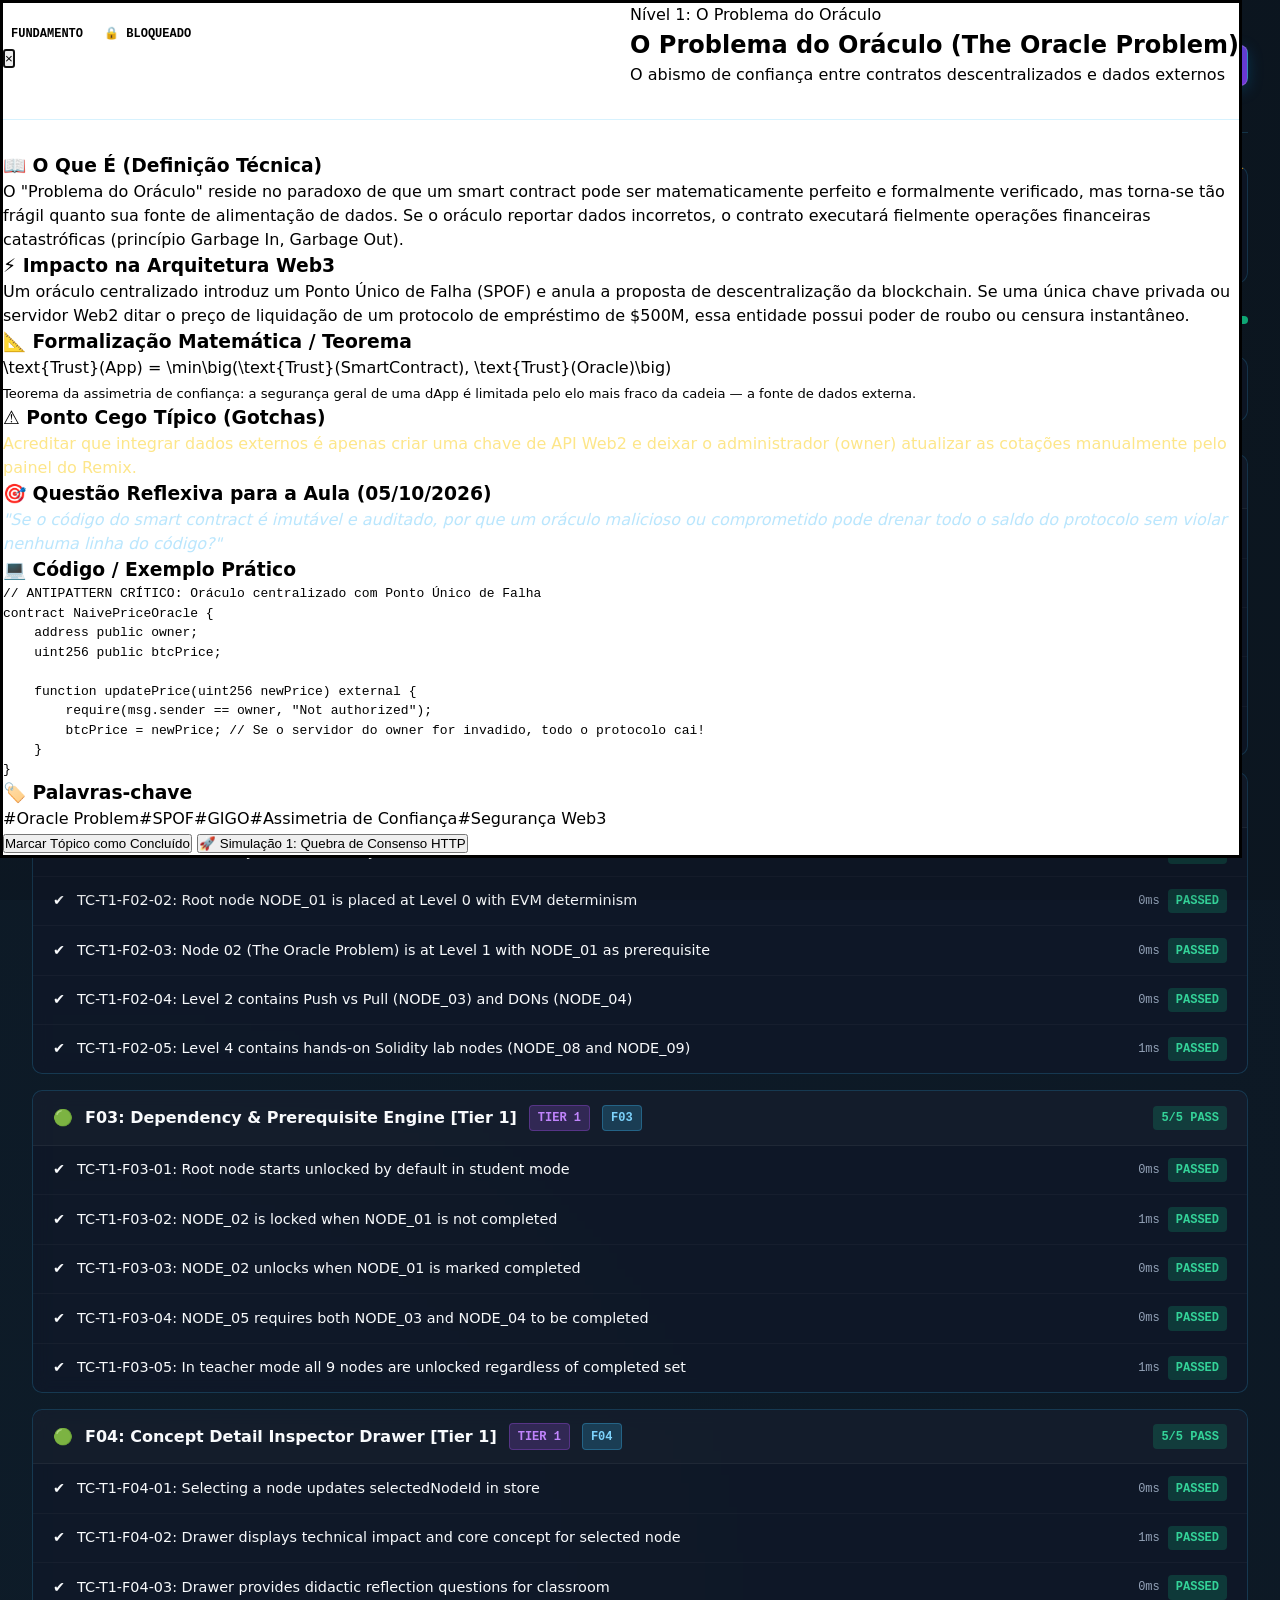
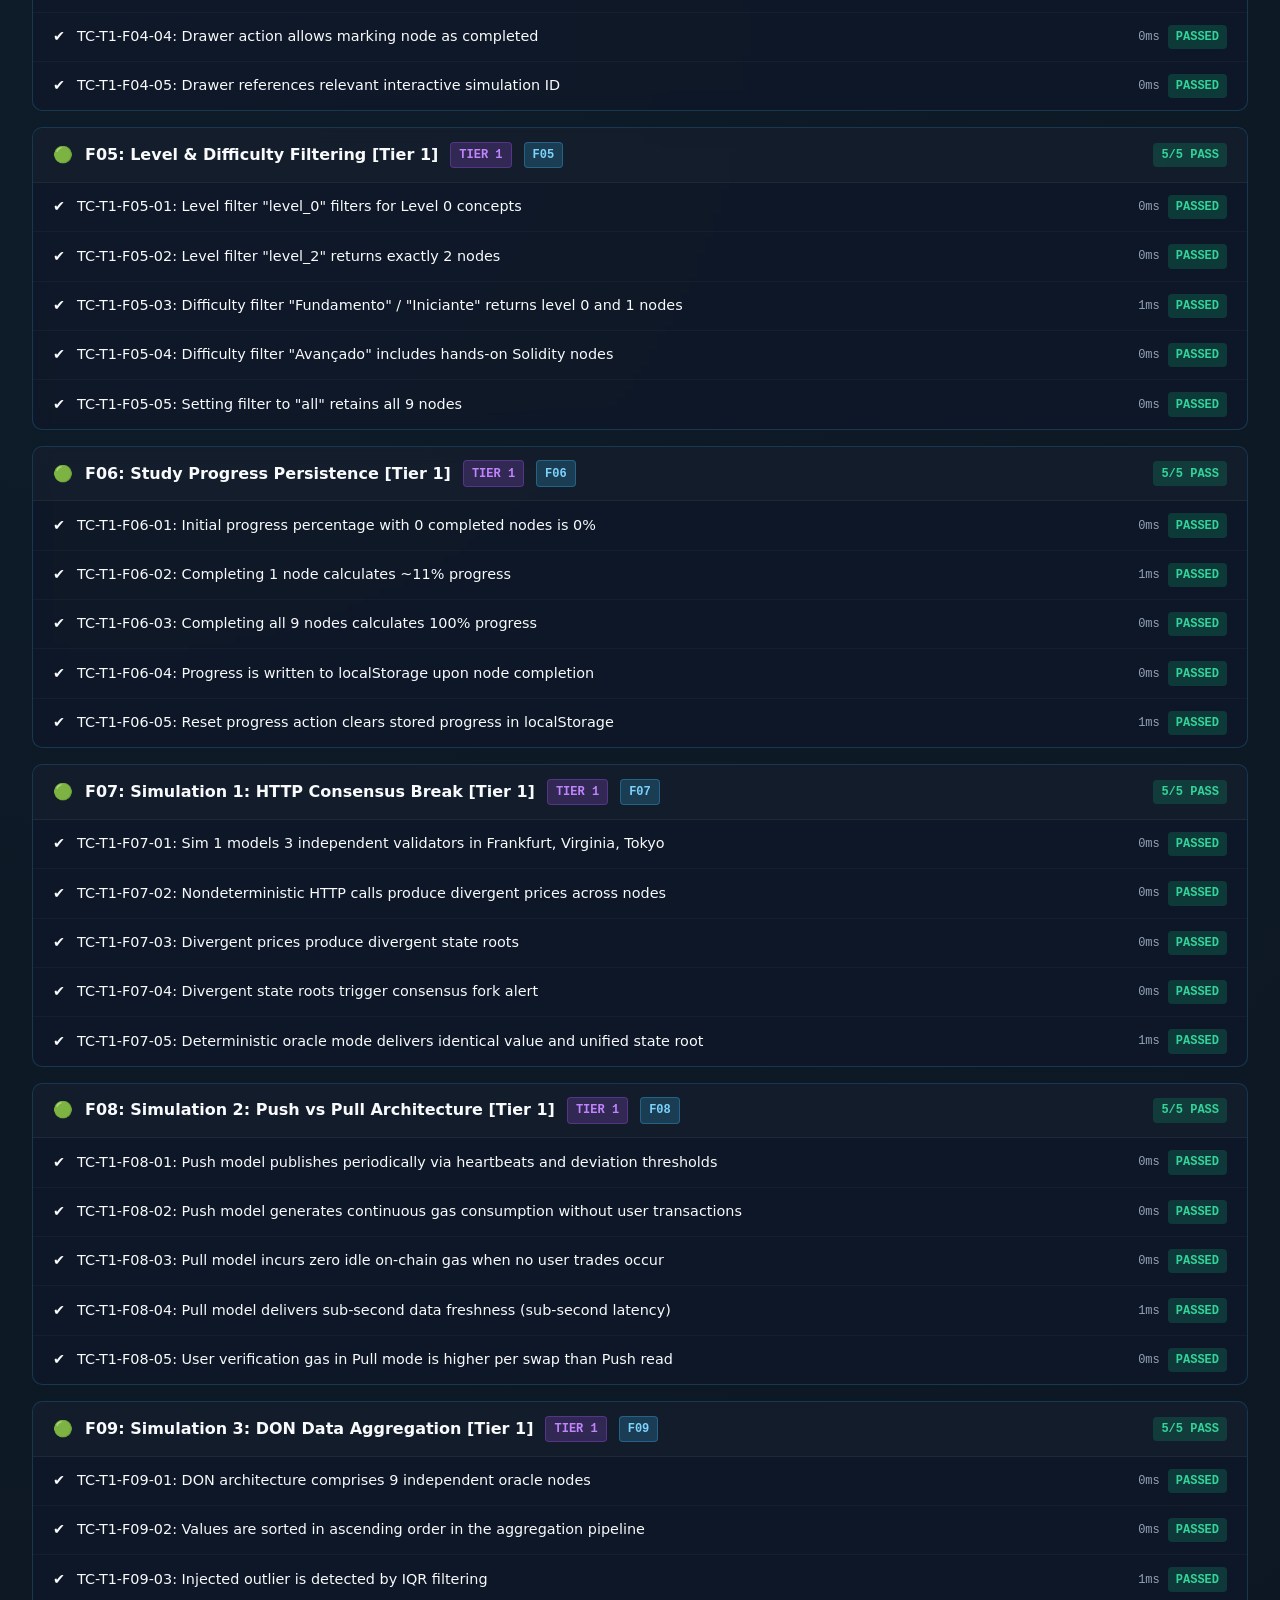
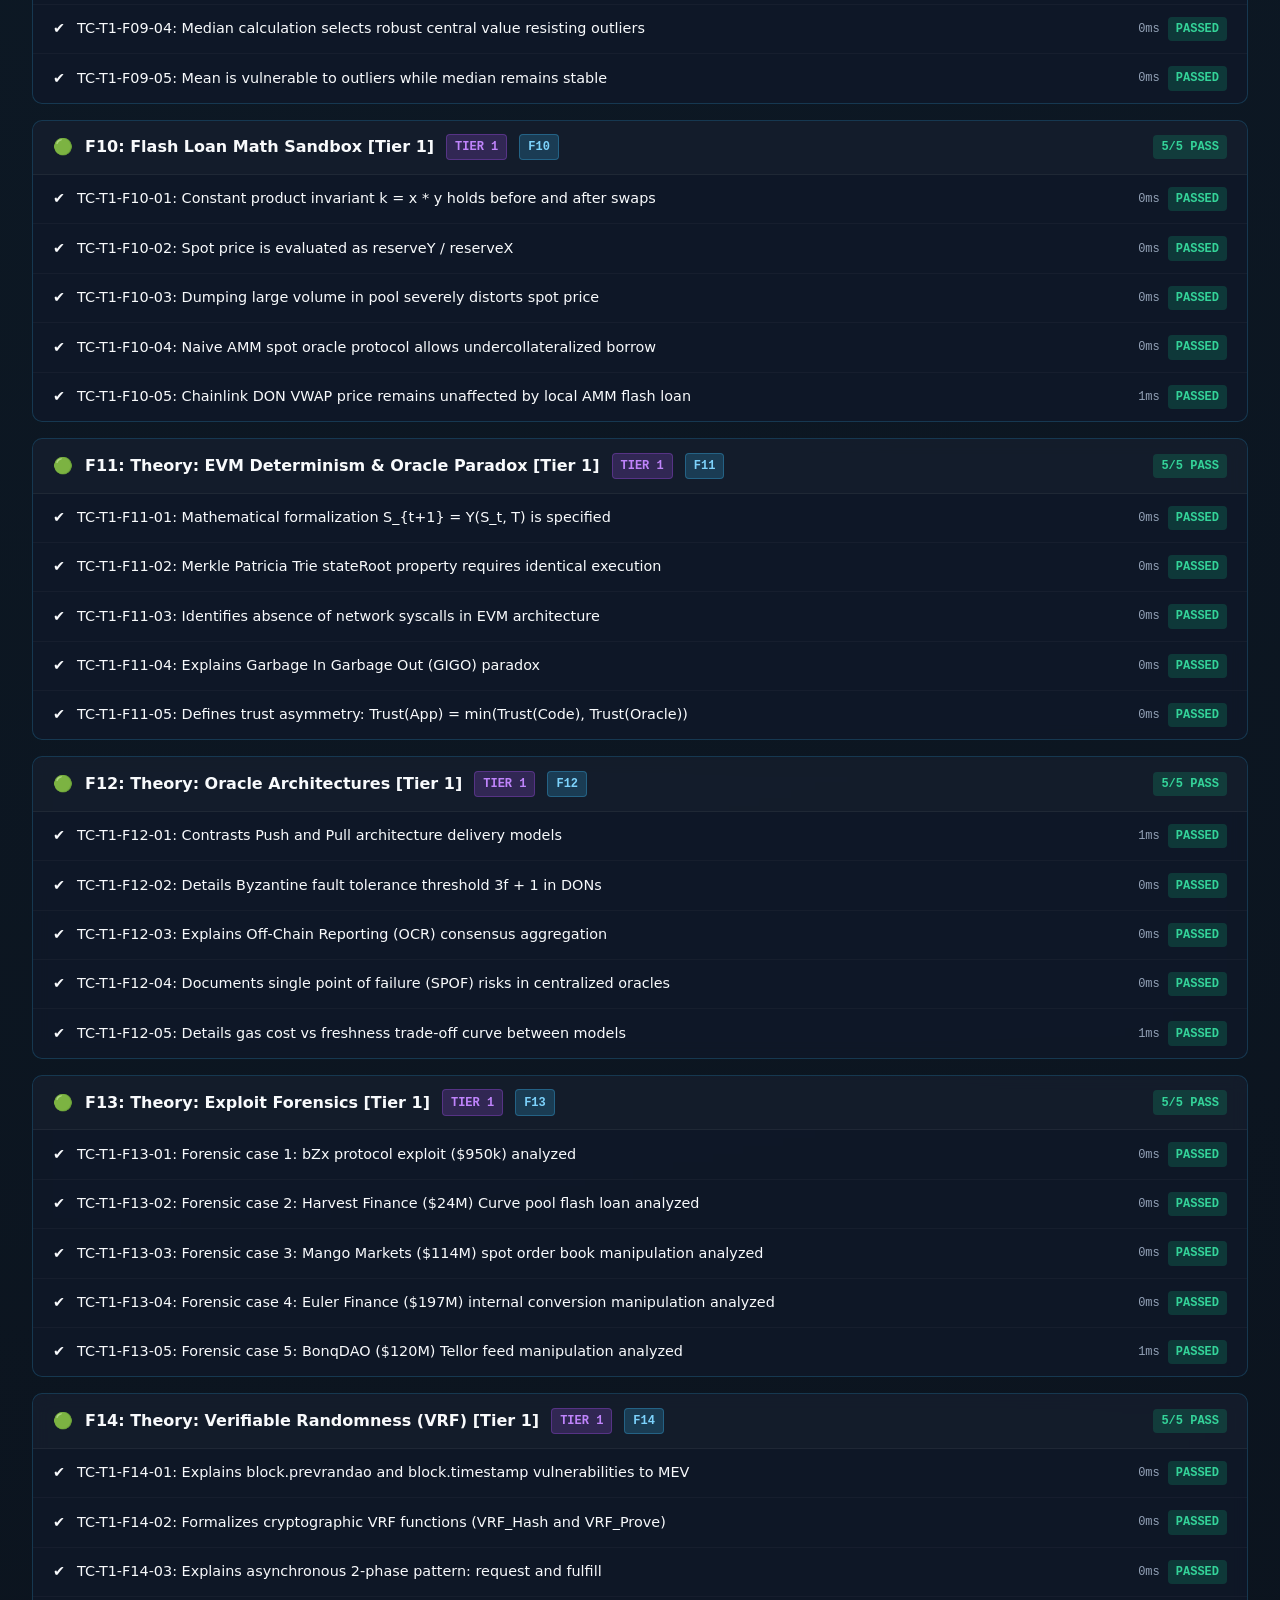
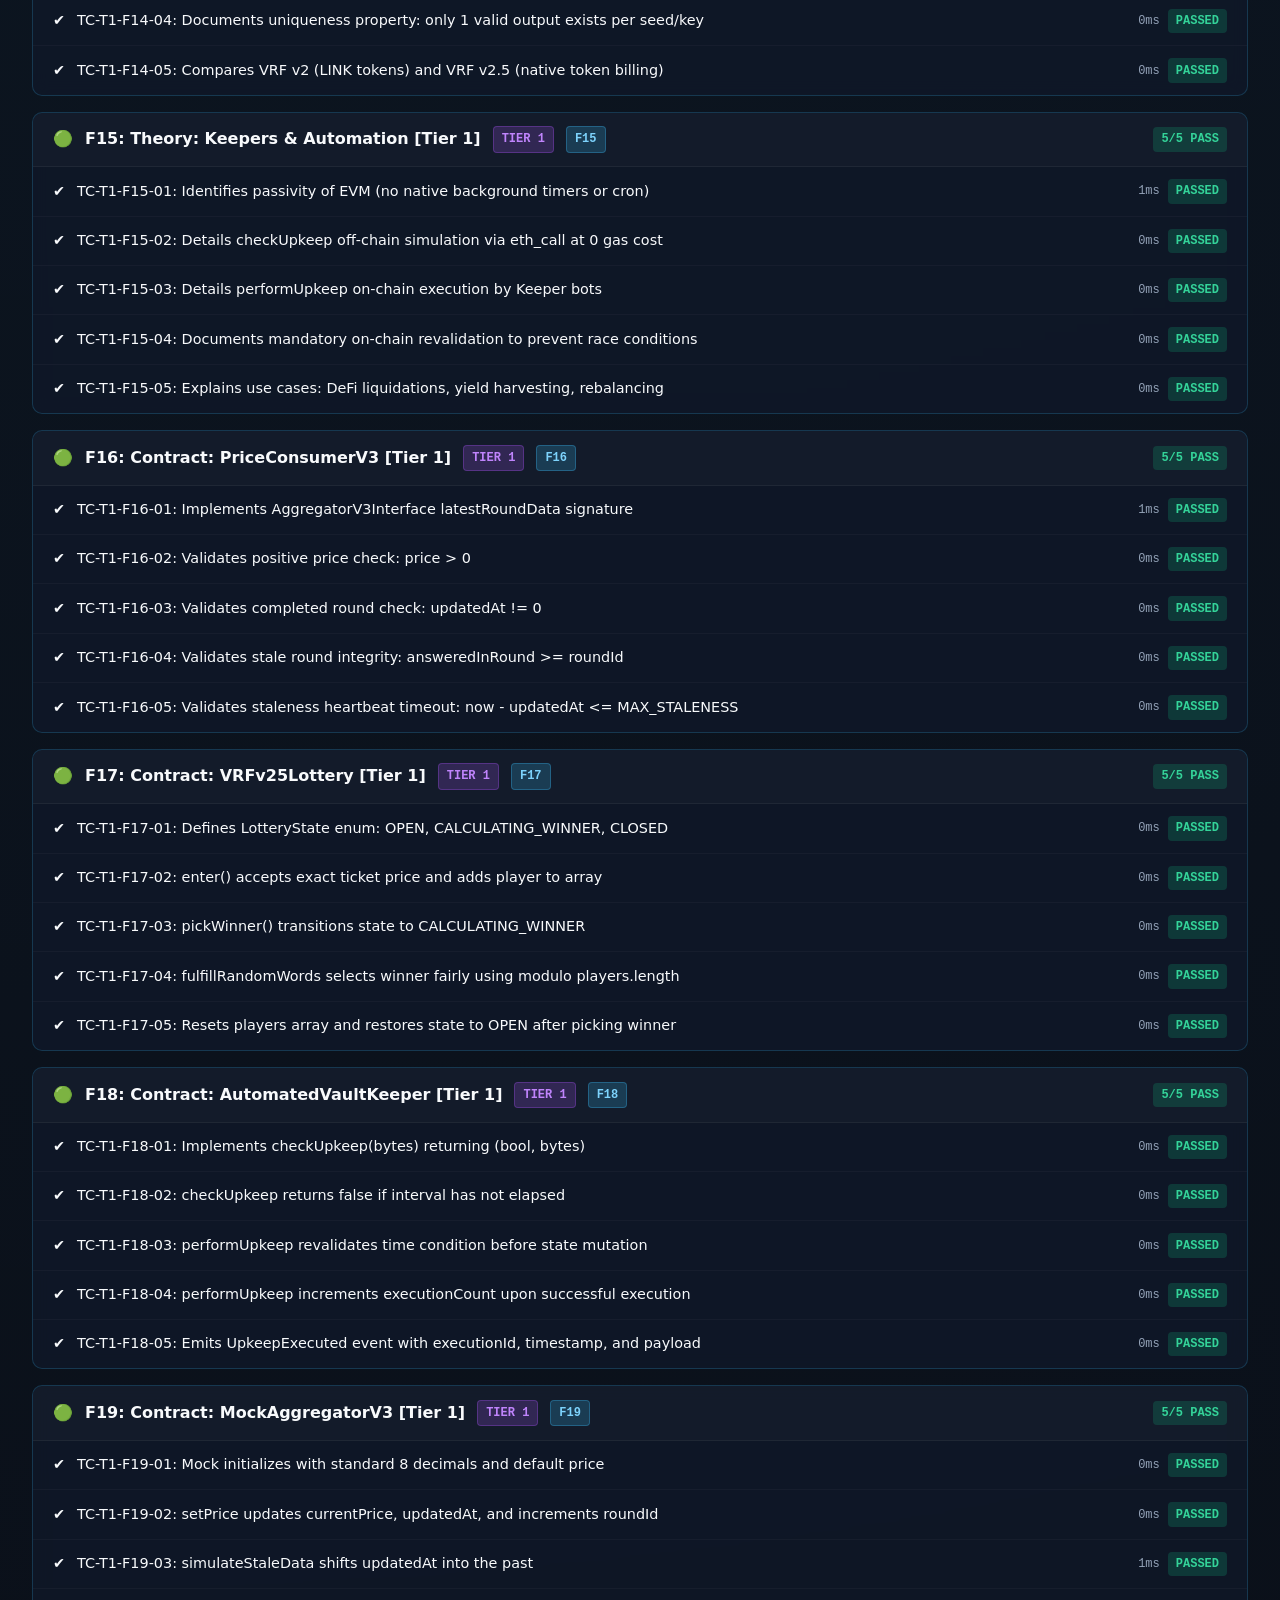
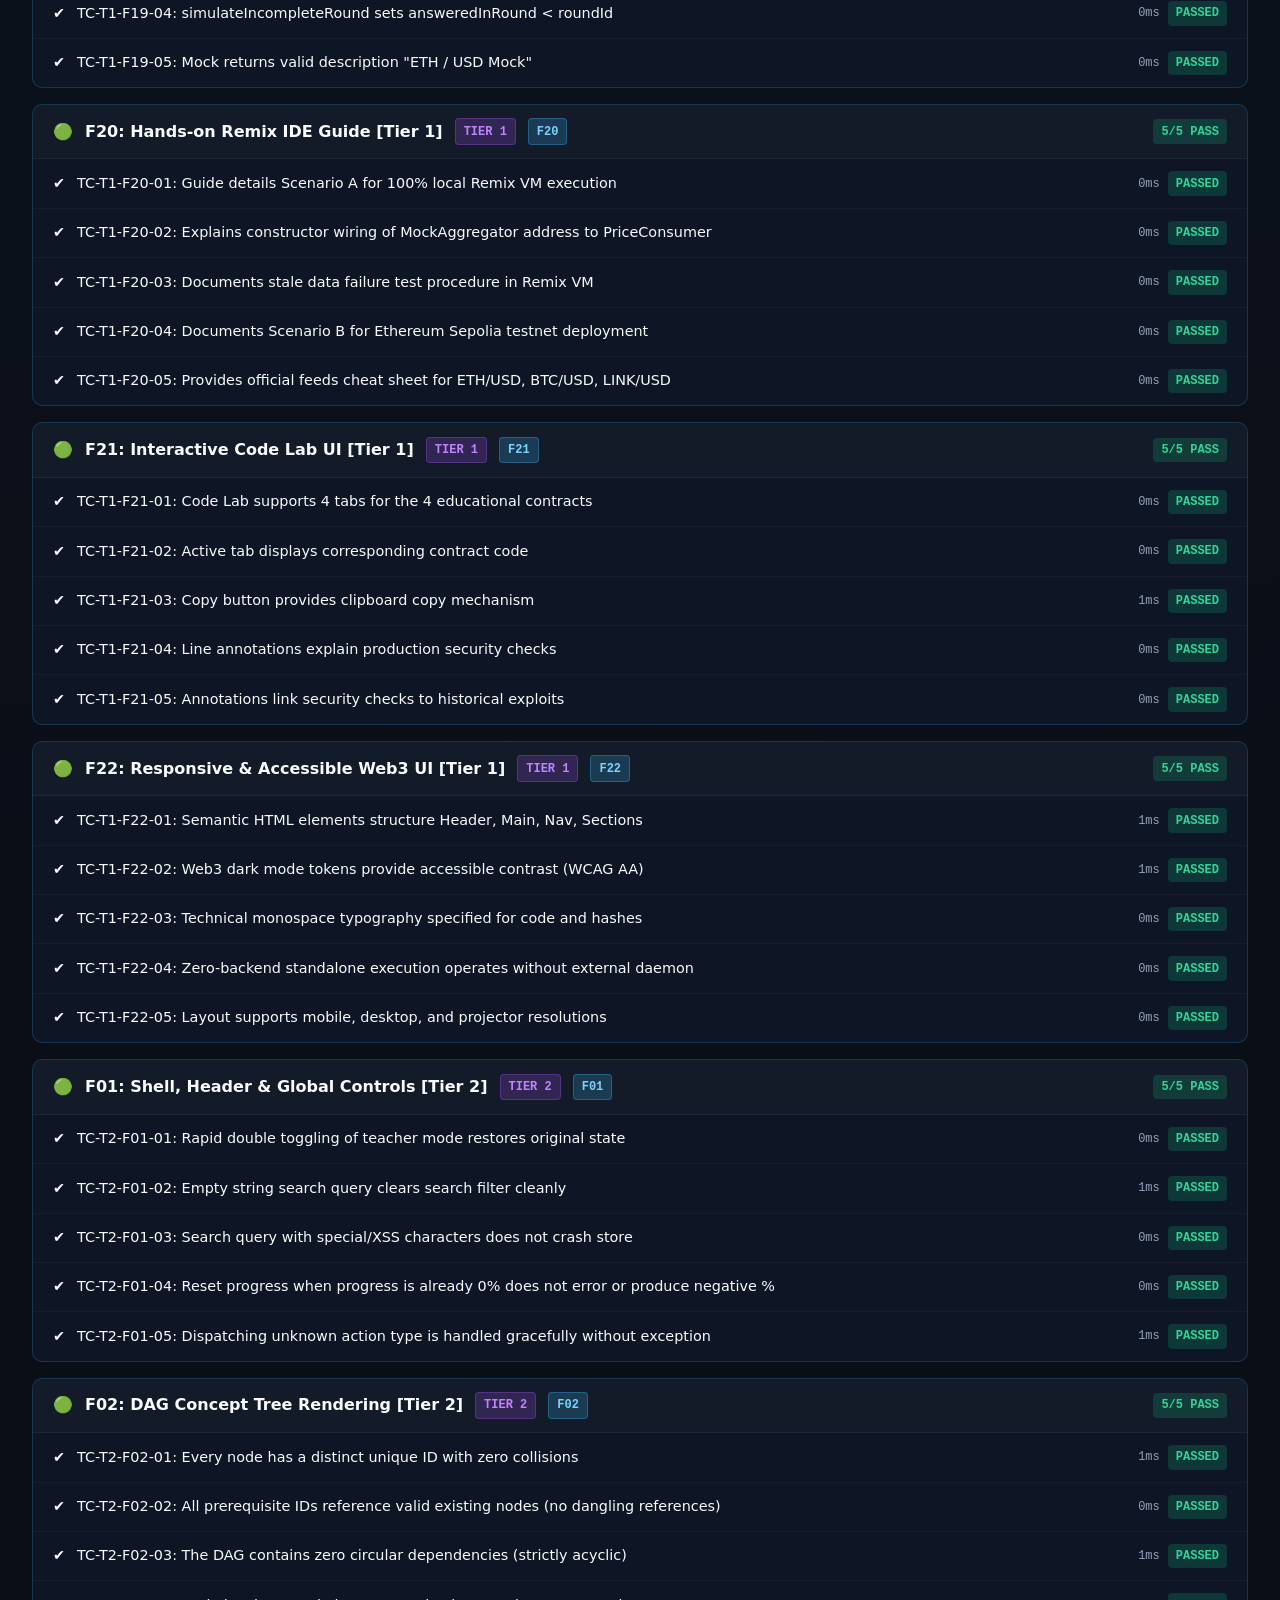
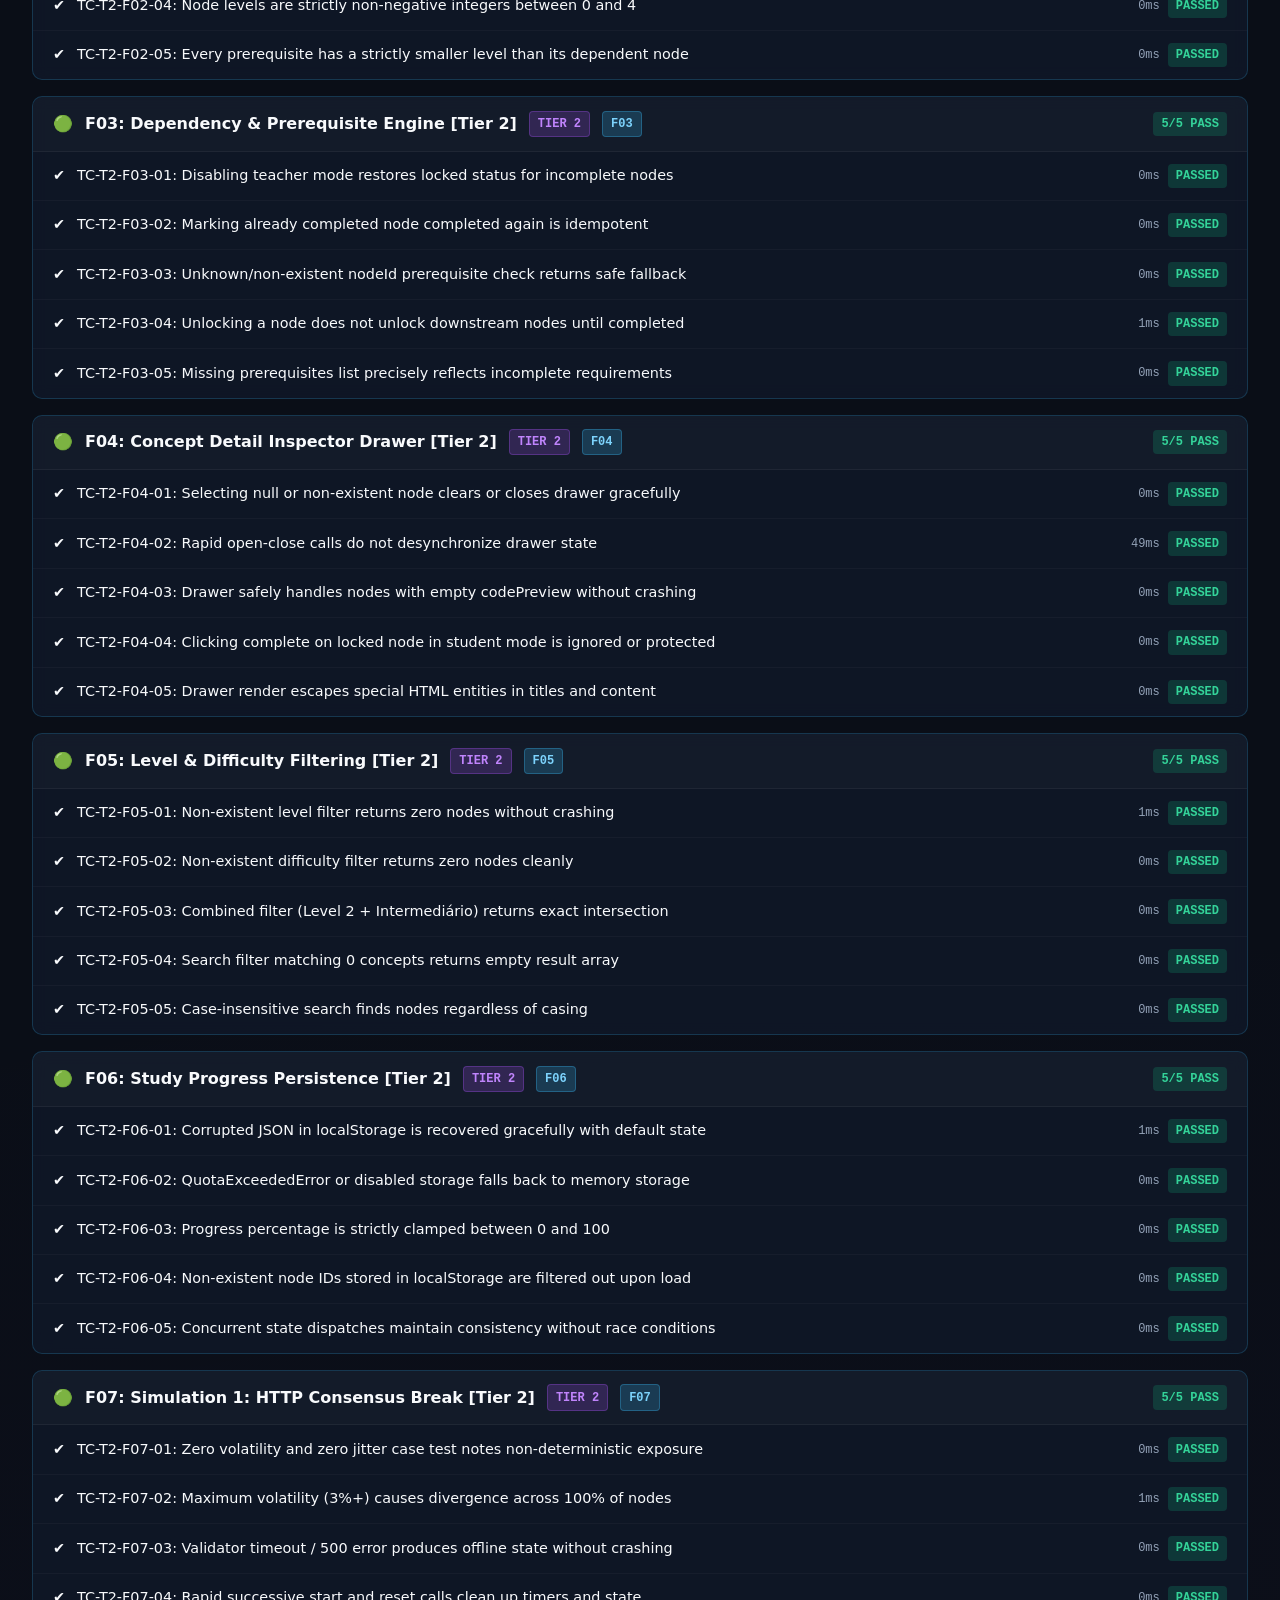
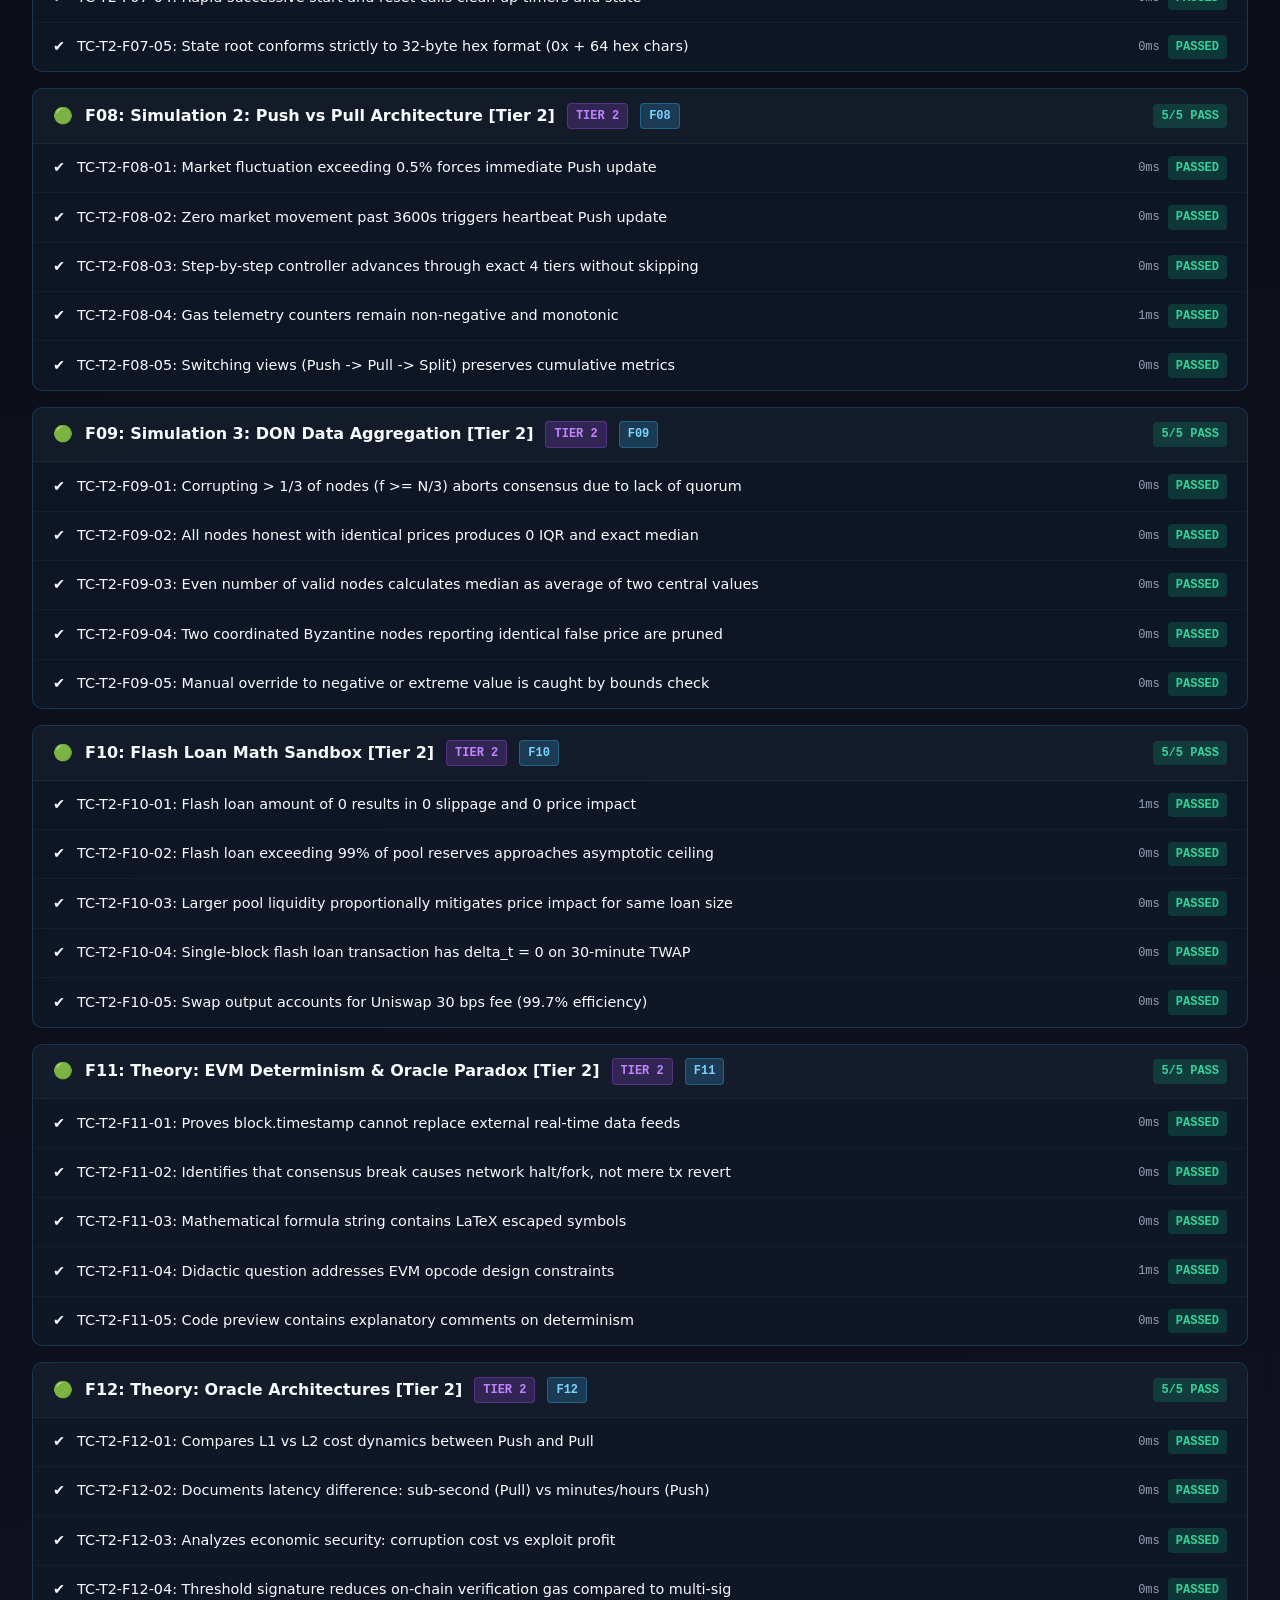
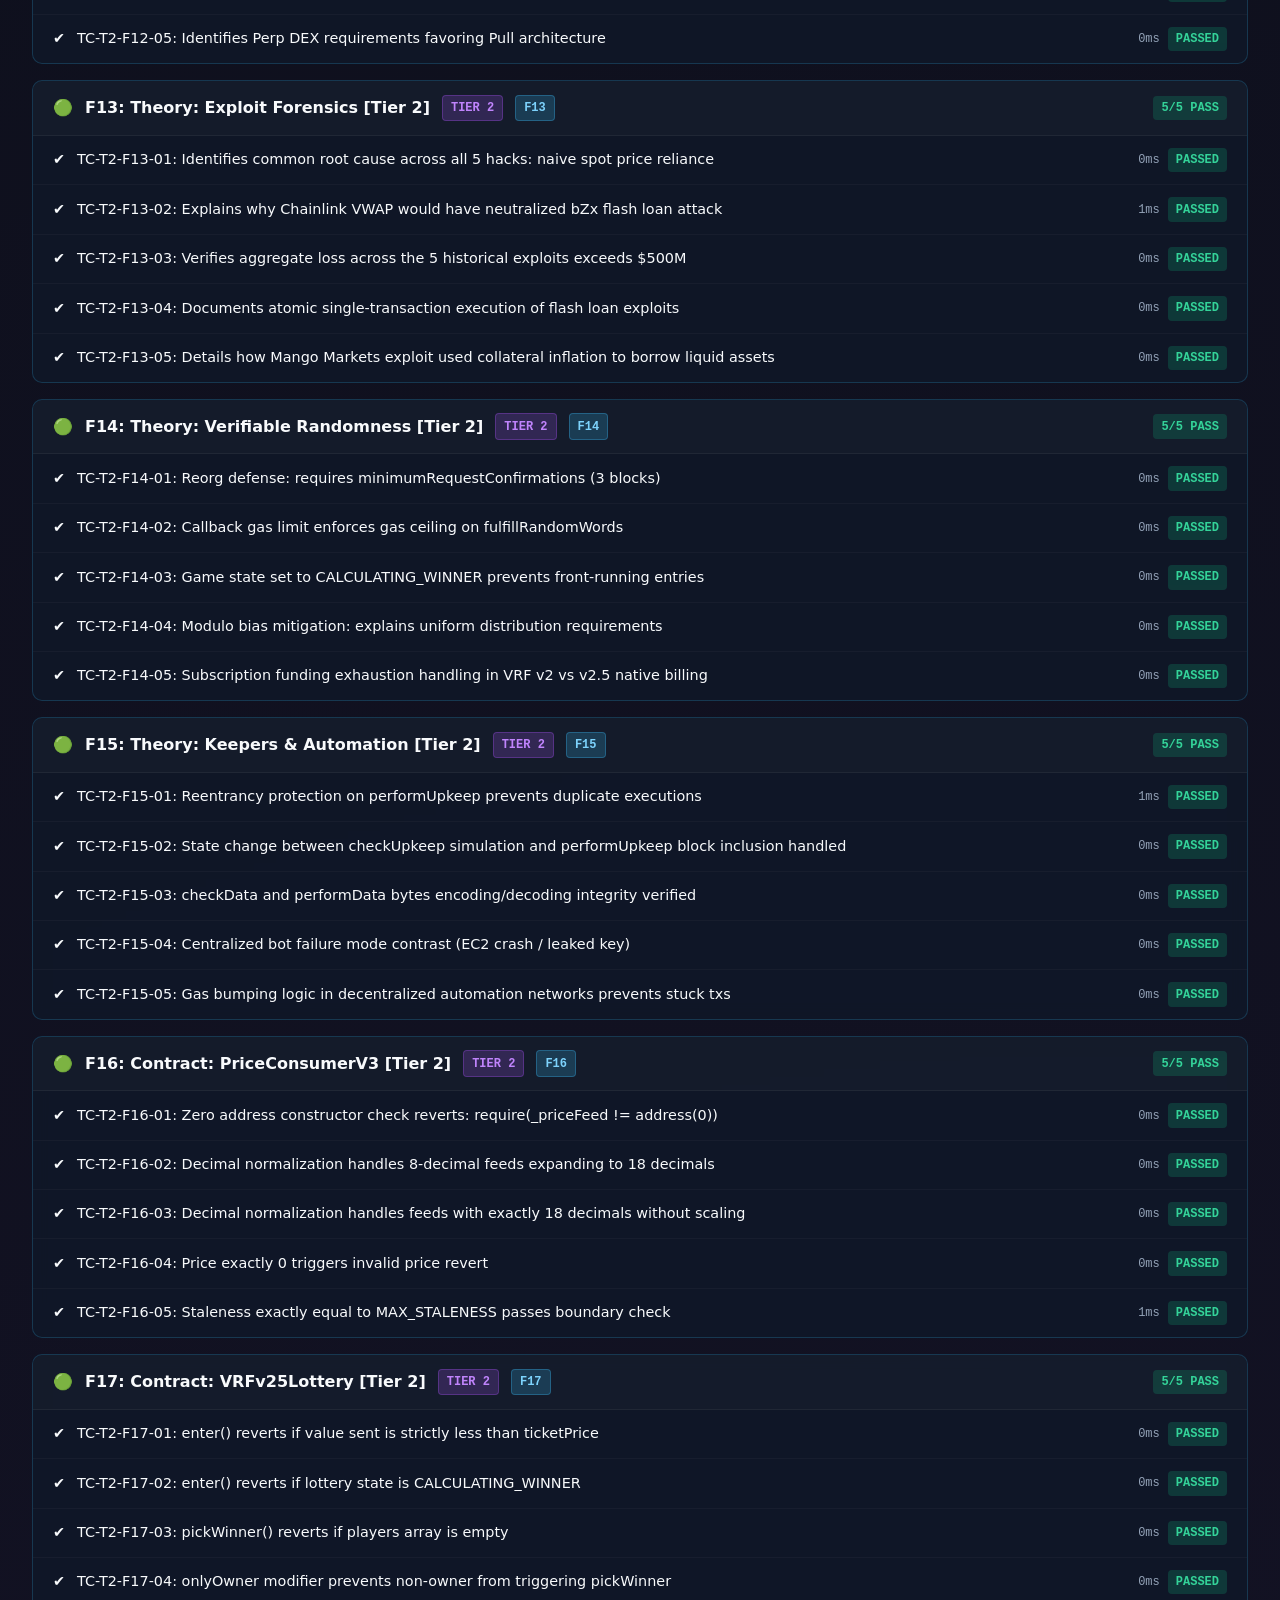
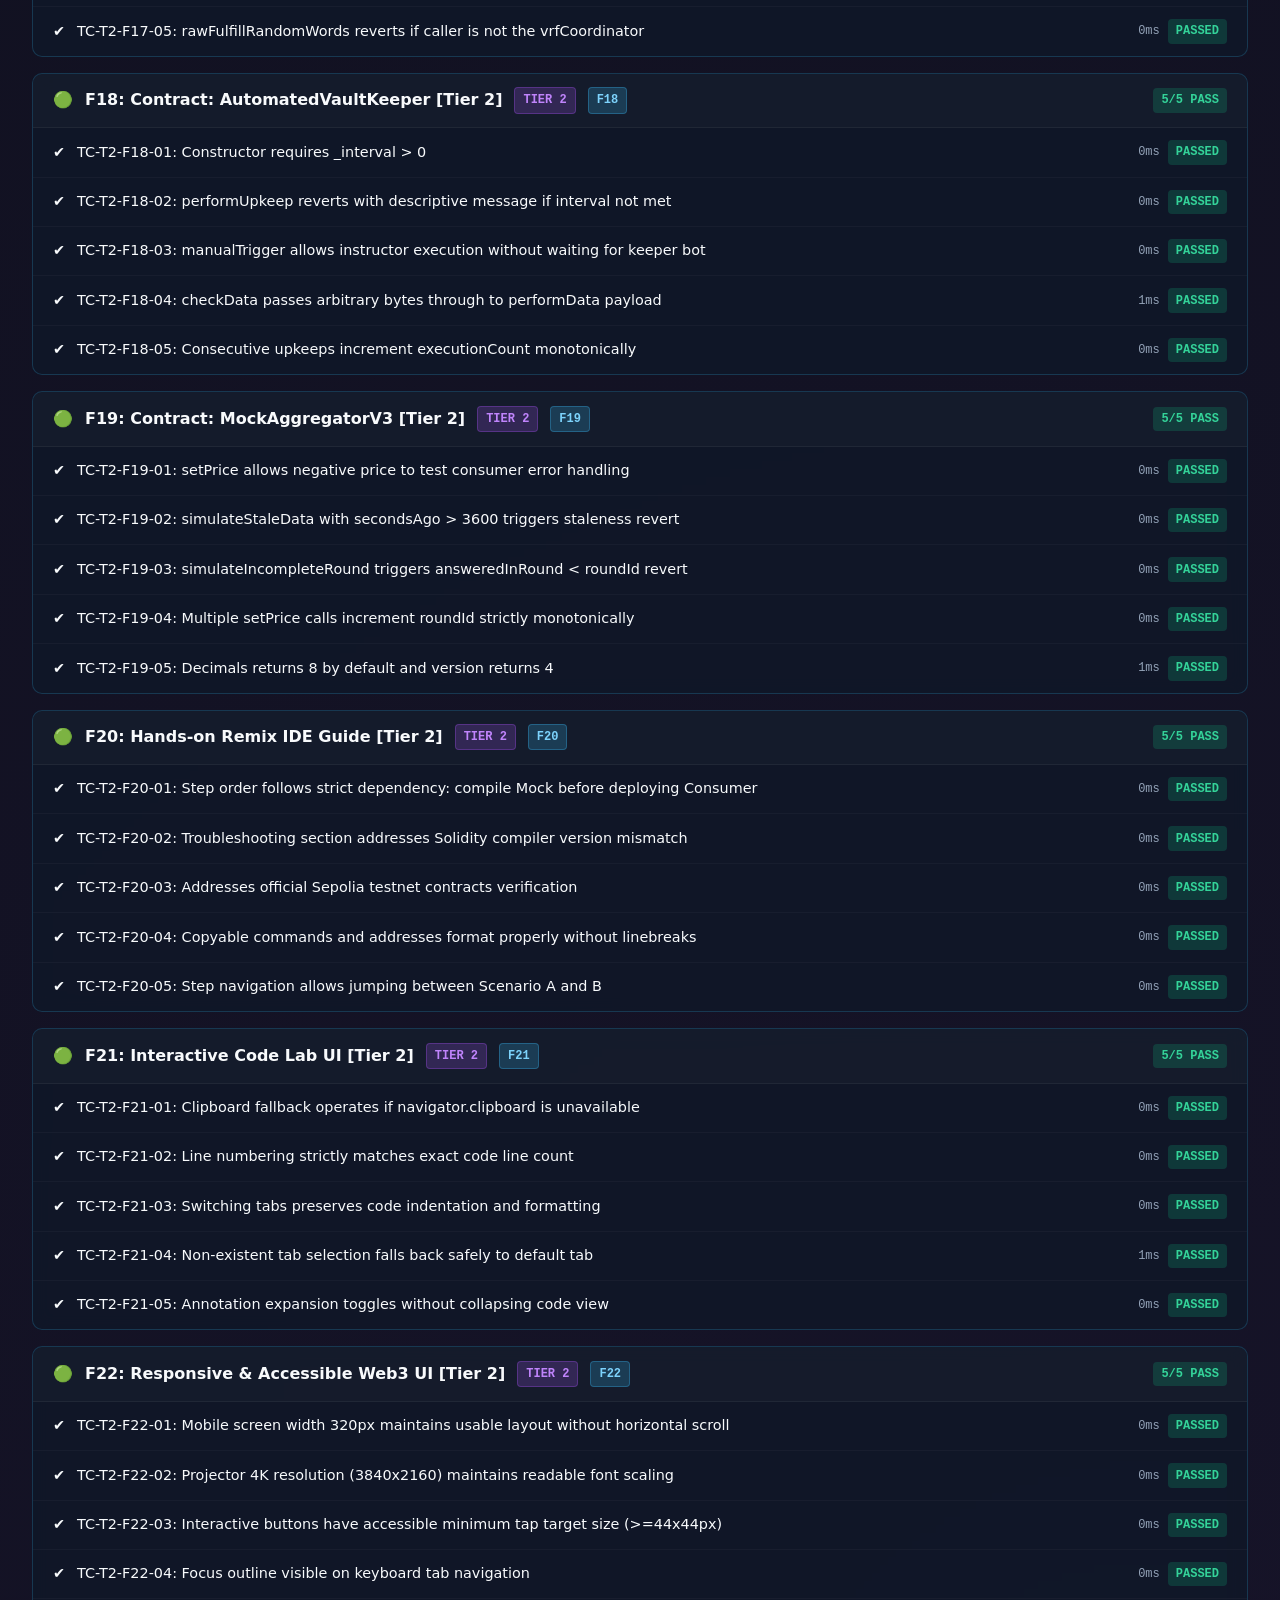
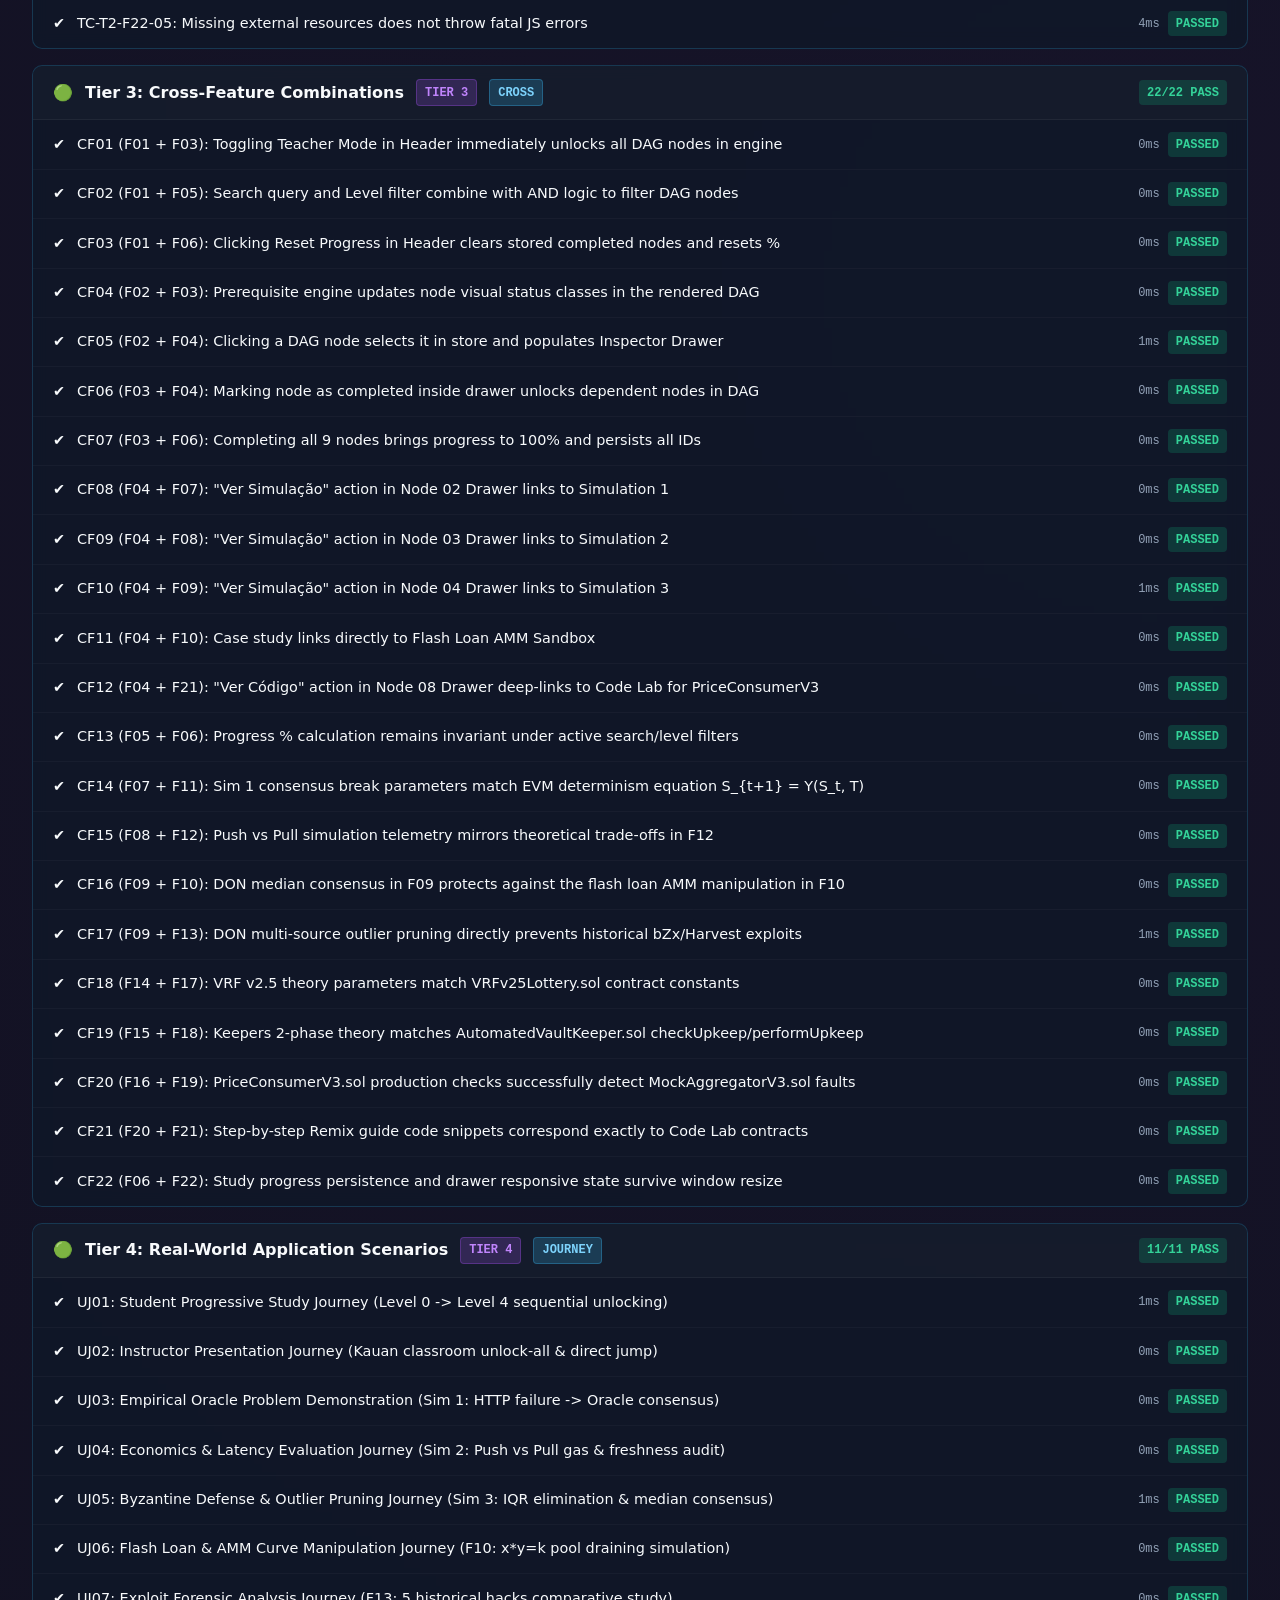
<file: estudo_oraculos/test/runner.html>
<!DOCTYPE html>
<html lang="pt-BR">
<head>
  <meta charset="UTF-8">
  <meta name="viewport" content="width=device-width, initial-scale=1.0">
  <title>E2E Test Runner — Plataforma de Oráculos em Blockchain</title>
  <style>
    :root {
      --bg-dark: #0a0e17;
      --card-bg: rgba(16, 24, 40, 0.85);
      --border-color: rgba(56, 189, 248, 0.2);
      --text-main: #f8fafc;
      --text-muted: #94a3b8;
      --cyan: #38bdf8;
      --purple: #a855f7;
      --emerald: #10b981;
      --rose: #f43f5e;
      --amber: #f59e0b;
      --font-mono: 'Fira Code', 'JetBrains Mono', Consolas, monospace;
      --font-sans: system-ui, -apple-system, BlinkMacSystemFont, 'Segoe UI', Roboto, sans-serif;
    }

    * {
      box-sizing: border-box;
      margin: 0;
      padding: 0;
    }

    body {
      background: var(--bg-dark);
      background-image: 
        radial-gradient(circle at 10% 10%, rgba(56, 189, 248, 0.08) 0%, transparent 40%),
        radial-gradient(circle at 90% 90%, rgba(168, 85, 247, 0.08) 0%, transparent 40%);
      color: var(--text-main);
      font-family: var(--font-sans);
      min-height: 100vh;
      padding: 2rem;
      line-height: 1.5;
    }

    .container {
      max-width: 1280px;
      margin: 0 auto;
    }

    header {
      display: flex;
      justify-content: space-between;
      align-items: center;
      flex-wrap: wrap;
      gap: 1.5rem;
      padding-bottom: 2rem;
      border-bottom: 1px solid var(--border-color);
      margin-bottom: 2rem;
    }

    .brand-title {
      font-size: 1.75rem;
      font-weight: 800;
      background: linear-gradient(135deg, var(--cyan), var(--purple));
      -webkit-background-clip: text;
      -webkit-text-fill-color: transparent;
      display: flex;
      align-items: center;
      gap: 0.75rem;
    }

    .brand-subtitle {
      color: var(--text-muted);
      font-size: 0.9rem;
      margin-top: 0.25rem;
    }

    .actions {
      display: flex;
      gap: 1rem;
      align-items: center;
    }

    .btn {
      background: linear-gradient(135deg, #0284c7, #7c3aed);
      color: white;
      border: 1px solid rgba(255, 255, 255, 0.2);
      padding: 0.65rem 1.5rem;
      font-size: 0.95rem;
      font-weight: 600;
      border-radius: 8px;
      cursor: pointer;
      display: inline-flex;
      align-items: center;
      gap: 0.5rem;
      transition: all 0.2s ease;
      box-shadow: 0 4px 15px rgba(2, 132, 199, 0.3);
    }

    .btn:hover {
      transform: translateY(-1px);
      box-shadow: 0 6px 20px rgba(2, 132, 199, 0.45);
    }

    .btn:active {
      transform: translateY(1px);
    }

    /* KPI Summary Cards */
    .kpi-grid {
      display: grid;
      grid-template-columns: repeat(auto-fit, minmax(220px, 1fr));
      gap: 1.25rem;
      margin-bottom: 2rem;
    }

    .kpi-card {
      background: var(--card-bg);
      border: 1px solid var(--border-color);
      border-radius: 12px;
      padding: 1.25rem;
      backdrop-filter: blur(12px);
      position: relative;
      overflow: hidden;
    }

    .kpi-card::before {
      content: '';
      position: absolute;
      top: 0;
      left: 0;
      right: 0;
      height: 3px;
      background: var(--border-color);
    }

    .kpi-card.total::before { background: var(--cyan); }
    .kpi-card.passed::before { background: var(--emerald); }
    .kpi-card.failed::before { background: var(--rose); }
    .kpi-card.time::before { background: var(--amber); }

    .kpi-label {
      font-size: 0.8rem;
      text-transform: uppercase;
      letter-spacing: 0.05em;
      color: var(--text-muted);
      font-weight: 600;
    }

    .kpi-value {
      font-size: 2.25rem;
      font-weight: 800;
      margin-top: 0.25rem;
      font-family: var(--font-mono);
    }

    .kpi-card.passed .kpi-value { color: var(--emerald); }
    .kpi-card.failed .kpi-value { color: var(--rose); }
    .kpi-card.time .kpi-value { color: var(--amber); font-size: 1.85rem; }

    /* Progress Bar */
    .progress-wrapper {
      margin-bottom: 2rem;
    }

    .progress-bar-bg {
      height: 8px;
      background: rgba(255, 255, 255, 0.08);
      border-radius: 999px;
      overflow: hidden;
    }

    .progress-bar-fill {
      height: 100%;
      width: 0%;
      background: linear-gradient(90deg, var(--cyan), var(--emerald));
      transition: width 0.3s ease;
    }

    /* Filters Bar */
    .filter-bar {
      display: flex;
      flex-wrap: wrap;
      justify-content: space-between;
      align-items: center;
      gap: 1rem;
      background: var(--card-bg);
      border: 1px solid var(--border-color);
      border-radius: 12px;
      padding: 1rem 1.25rem;
      margin-bottom: 2rem;
    }

    .filter-group {
      display: flex;
      align-items: center;
      gap: 0.5rem;
      flex-wrap: wrap;
    }

    .filter-btn {
      background: rgba(255, 255, 255, 0.05);
      border: 1px solid rgba(255, 255, 255, 0.1);
      color: var(--text-muted);
      padding: 0.4rem 0.85rem;
      font-size: 0.85rem;
      border-radius: 6px;
      cursor: pointer;
      font-weight: 500;
      transition: all 0.15s ease;
    }

    .filter-btn:hover {
      color: var(--text-main);
      background: rgba(255, 255, 255, 0.1);
    }

    .filter-btn.active {
      background: rgba(56, 189, 248, 0.2);
      border-color: var(--cyan);
      color: var(--cyan);
      font-weight: 600;
    }

    select.filter-select {
      background: rgba(16, 24, 40, 0.95);
      border: 1px solid var(--border-color);
      color: var(--text-main);
      padding: 0.4rem 0.85rem;
      border-radius: 6px;
      font-size: 0.85rem;
      outline: none;
    }

    /* Test Suites and Rows */
    .suites-container {
      display: flex;
      flex-direction: column;
      gap: 1rem;
    }

    .suite-card {
      background: var(--card-bg);
      border: 1px solid var(--border-color);
      border-radius: 10px;
      overflow: hidden;
      backdrop-filter: blur(8px);
    }

    .suite-header {
      padding: 0.85rem 1.25rem;
      background: rgba(255, 255, 255, 0.02);
      display: flex;
      justify-content: space-between;
      align-items: center;
      cursor: pointer;
      user-select: none;
      border-bottom: 1px solid rgba(255, 255, 255, 0.05);
    }

    .suite-title {
      font-weight: 700;
      font-size: 1rem;
      display: flex;
      align-items: center;
      gap: 0.75rem;
    }

    .badge {
      display: inline-block;
      padding: 0.2rem 0.5rem;
      border-radius: 4px;
      font-size: 0.75rem;
      font-weight: 600;
      text-transform: uppercase;
      font-family: var(--font-mono);
    }

    .badge-tier { background: rgba(168, 85, 247, 0.2); color: #c084fc; border: 1px solid rgba(168, 85, 247, 0.3); }
    .badge-feat { background: rgba(56, 189, 248, 0.2); color: #7dd3fc; border: 1px solid rgba(56, 189, 248, 0.3); }
    .badge-pass { background: rgba(16, 189, 129, 0.2); color: #34d399; }
    .badge-fail { background: rgba(244, 63, 94, 0.2); color: #fb7185; }

    .test-list {
      display: flex;
      flex-direction: column;
    }

    .test-row {
      display: flex;
      align-items: center;
      justify-content: space-between;
      padding: 0.75rem 1.25rem;
      border-bottom: 1px solid rgba(255, 255, 255, 0.03);
      font-size: 0.9rem;
      transition: background 0.15s ease;
    }

    .test-row:last-child {
      border-bottom: none;
    }

    .test-row:hover {
      background: rgba(255, 255, 255, 0.02);
    }

    .test-info {
      display: flex;
      align-items: center;
      gap: 0.75rem;
      flex: 1;
    }

    .test-title {
      color: var(--text-main);
    }

    .test-error {
      margin: 0.5rem 1.25rem 1rem 1.25rem;
      padding: 0.85rem;
      background: rgba(244, 63, 94, 0.1);
      border-left: 3px solid var(--rose);
      border-radius: 4px;
      font-family: var(--font-mono);
      font-size: 0.82rem;
      color: #fca5a5;
      white-space: pre-wrap;
      word-break: break-all;
    }

    .footer {
      margin-top: 3rem;
      text-align: center;
      color: var(--text-muted);
      font-size: 0.85rem;
    }
  </style>
</head>
<body>
  <div class="container">
    <header>
      <div>
        <h1 class="brand-title">
          <span>⚡</span> E2E Test Suite & Dashboard
        </h1>
        <p class="brand-subtitle">
          Plataforma Interativa de Oráculos em Blockchain — Tiers 1-4 (F01 a F22)
        </p>
      </div>
      <div class="actions">
        <button id="btn-run-all" class="btn">
          <span>▶</span> Executar Todos os Testes
        </button>
      </div>
    </header>

    <!-- KPI Cards -->
    <div class="kpi-grid">
      <div class="kpi-card total">
        <div class="kpi-label">Total de Testes</div>
        <div id="kpi-total" class="kpi-value">0</div>
      </div>
      <div class="kpi-card passed">
        <div class="kpi-label">Aprovados (Pass)</div>
        <div id="kpi-passed" class="kpi-value">0</div>
      </div>
      <div class="kpi-card failed">
        <div class="kpi-label">Falhas (Fail)</div>
        <div id="kpi-failed" class="kpi-value">0</div>
      </div>
      <div class="kpi-card time">
        <div class="kpi-label">Tempo de Execução</div>
        <div id="kpi-time" class="kpi-value">0 ms</div>
      </div>
    </div>

    <!-- Progress Bar -->
    <div class="progress-wrapper">
      <div class="progress-bar-bg">
        <div id="progress-bar" class="progress-bar-fill"></div>
      </div>
    </div>

    <!-- Filter Bar -->
    <div class="filter-bar">
      <div class="filter-group">
        <span style="font-size: 0.85rem; font-weight: 600; color: var(--text-muted);">Tier:</span>
        <button class="filter-btn active" data-tier="all">Todos (253)</button>
        <button class="filter-btn" data-tier="1">Tier 1: Features (110)</button>
        <button class="filter-btn" data-tier="2">Tier 2: Bordas (110)</button>
        <button class="filter-btn" data-tier="3">Tier 3: Cruzados (22)</button>
        <button class="filter-btn" data-tier="4">Tier 4: Jornadas (11)</button>
      </div>

      <div class="filter-group">
        <label for="filter-status" style="font-size: 0.85rem; color: var(--text-muted);">Status:</label>
        <select id="filter-status" class="filter-select">
          <option value="all">Todos os Status</option>
          <option value="passed">Apenas Aprovados</option>
          <option value="failed">Apenas Falhas</option>
        </select>
      </div>
    </div>

    <!-- Suites Container -->
    <div id="suites-list" class="suites-container"></div>

    <div class="footer">
      <p>Inteli Módulo 3 — Atividade Nº 10 (Aula Técnica: 05/10/2026) | Test Architecture M0</p>
    </div>
  </div>

  <!-- Test Harness & Specs -->
  <script src="./test_harness.js"></script>
  <script src="./e2e_spec.js"></script>

  <script>
    (function () {
      const harness = window.TestHarness;
      let lastRunResults = null;
      let currentTierFilter = 'all';
      let currentStatusFilter = 'all';

      const kpiTotal = document.getElementById('kpi-total');
      const kpiPassed = document.getElementById('kpi-passed');
      const kpiFailed = document.getElementById('kpi-failed');
      const kpiTime = document.getElementById('kpi-time');
      const progressBar = document.getElementById('progress-bar');
      const suitesList = document.getElementById('suites-list');
      const btnRunAll = document.getElementById('btn-run-all');
      const filterStatus = document.getElementById('filter-status');
      const tierButtons = document.querySelectorAll('[data-tier]');

      tierButtons.forEach(btn => {
        btn.addEventListener('click', () => {
          tierButtons.forEach(b => b.classList.remove('active'));
          btn.classList.add('active');
          currentTierFilter = btn.getAttribute('data-tier');
          renderResults();
        });
      });

      filterStatus.addEventListener('change', (e) => {
        currentStatusFilter = e.target.value;
        renderResults();
      });

      btnRunAll.addEventListener('click', runAll);

      async function runAll() {
        btnRunAll.disabled = true;
        btnRunAll.innerHTML = '<span>⏳</span> Executando...';
        progressBar.style.width = '0%';

        lastRunResults = await harness.run((progress) => {
          const pct = Math.round((progress.executed / progress.total) * 100);
          progressBar.style.width = pct + '%';
          kpiTotal.textContent = progress.executed;
          kpiPassed.textContent = progress.passed;
          kpiFailed.textContent = progress.failed;
        });

        kpiTotal.textContent = lastRunResults.total;
        kpiPassed.textContent = lastRunResults.passed;
        kpiFailed.textContent = lastRunResults.failed;
        kpiTime.textContent = lastRunResults.duration + ' ms';

        btnRunAll.disabled = false;
        btnRunAll.innerHTML = '<span>▶</span> Executar Novamente';
        renderResults();
      }

      function renderResults() {
        if (!lastRunResults) return;

        suitesList.innerHTML = '';

        // Group results by suiteTitle
        const suitesMap = new Map();
        for (const r of lastRunResults.results) {
          // Filter by Tier
          if (currentTierFilter !== 'all' && String(r.tier) !== String(currentTierFilter)) continue;
          // Filter by Status
          if (currentStatusFilter === 'passed' && r.status !== 'PASSED') continue;
          if (currentStatusFilter === 'failed' && r.status !== 'FAILED') continue;

          if (!suitesMap.has(r.suiteTitle)) {
            suitesMap.set(r.suiteTitle, []);
          }
          suitesMap.get(r.suiteTitle).push(r);
        }

        if (suitesMap.size === 0) {
          suitesList.innerHTML = '<div style="text-align: center; color: var(--text-muted); padding: 2rem;">Nenhum teste correspondente aos filtros selecionados.</div>';
          return;
        }

        for (const [suiteTitle, tests] of suitesMap.entries()) {
          const card = document.createElement('div');
          card.className = 'suite-card';

          const allPass = tests.every(t => t.status === 'PASSED');
          const feat = tests[0]?.feature || 'GLOBAL';
          const tier = tests[0]?.tier || 1;

          card.innerHTML = `
            <div class="suite-header">
              <div class="suite-title">
                <span>${allPass ? '🟢' : '🔴'}</span>
                <span>${suiteTitle}</span>
                <span class="badge badge-tier">Tier ${tier}</span>
                <span class="badge badge-feat">${feat}</span>
              </div>
              <span class="badge ${allPass ? 'badge-pass' : 'badge-fail'}">
                ${tests.filter(t => t.status === 'PASSED').length}/${tests.length} PASS
              </span>
            </div>
            <div class="test-list">
              ${tests.map(t => `
                <div class="test-row">
                  <div class="test-info">
                    <span>${t.status === 'PASSED' ? '✔' : '✖'}</span>
                    <span class="test-title">${t.title}</span>
                  </div>
                  <div style="display: flex; gap: 0.5rem; align-items: center;">
                    <span style="font-size: 0.75rem; color: var(--text-muted); font-family: var(--font-mono);">${t.duration}ms</span>
                    <span class="badge ${t.status === 'PASSED' ? 'badge-pass' : 'badge-fail'}">${t.status}</span>
                  </div>
                </div>
                ${t.error ? `<div class="test-error">${t.error}</div>` : ''}
              `).join('')}
            </div>
          `;

          suitesList.appendChild(card);
        }
      }

      // Auto-run on load
      runAll();
    })();
  </script>
</body>
</html>
</file>
<file: estudo_oraculos/styles/main.css>
/* ==========================================================================
   Design System & Main Styles: Plataforma Educacional de Oráculos em Blockchain
   Theme: Web3 Obsidian / Cyberpunk Glassmorphism / Accessible Dark Mode
   ========================================================================== */

:root {
  /* Color Palette */
  --bg-app: #080c14;
  --bg-surface-1: #0f172a;
  --bg-surface-2: #1e293b;
  --bg-surface-glass: rgba(15, 23, 42, 0.78);
  --bg-surface-glass-card: rgba(30, 41, 59, 0.65);
  --bg-surface-hover: rgba(51, 65, 85, 0.7);

  /* Accents */
  --cyan-primary: #38bdf8;
  --cyan-glow: rgba(56, 189, 248, 0.35);
  --purple-accent: #a855f7;
  --purple-glow: rgba(168, 85, 247, 0.35);
  --emerald-success: #10b981;
  --emerald-glow: rgba(16, 185, 129, 0.3);
  --amber-warning: #f59e0b;
  --amber-glow: rgba(245, 158, 11, 0.3);
  --rose-danger: #f43f5e;
  --rose-glow: rgba(244, 63, 94, 0.35);

  /* Text & Contrast (WCAG AA Compliant) */
  --text-primary: #f8fafc;
  --text-secondary: #cbd5e1;
  --text-muted: #94a3b8;
  --text-dim: #64748b;

  /* Borders & Dividers */
  --border-subtle: rgba(255, 255, 255, 0.08);
  --border-medium: rgba(255, 255, 255, 0.16);
  --border-focus: #38bdf8;

  /* Typography */
  --font-sans: 'Inter', -apple-system, BlinkMacSystemFont, 'Segoe UI', Roboto, Helvetica, Arial, sans-serif;
  --font-mono: 'JetBrains Mono', 'Fira Code', 'Cascadia Code', Menlo, Consolas, monospace;

  /* Shadows & Radius */
  --radius-sm: 6px;
  --radius-md: 10px;
  --radius-lg: 16px;
  --radius-xl: 24px;
  --shadow-sm: 0 2px 8px rgba(0, 0, 0, 0.4);
  --shadow-md: 0 8px 24px rgba(0, 0, 0, 0.55);
  --shadow-lg: 0 16px 40px rgba(0, 0, 0, 0.7);
  --shadow-glow-cyan: 0 0 20px rgba(56, 189, 248, 0.25);
  --shadow-glow-purple: 0 0 20px rgba(168, 85, 247, 0.25);

  /* Layout dimensions */
  --header-height: 76px;
  --max-content-width: 1480px;
  --transition-fast: 160ms cubic-bezier(0.4, 0, 0.2, 1);
  --transition-normal: 260ms cubic-bezier(0.4, 0, 0.2, 1);
}

/* CSS Reset & Defaults */
*, *::before, *::after {
  box-sizing: border-box;
  margin: 0;
  padding: 0;
}

html {
  font-size: 16px;
  scroll-behavior: smooth;
  color-scheme: dark;
}

body {
  font-family: var(--font-sans);
  background-color: var(--bg-app);
  color: var(--text-primary);
  line-height: 1.6;
  min-height: 100vh;
  overflow-x: hidden;
  position: relative;
  background-image: 
    radial-gradient(ellipse 80% 50% at 50% -20%, rgba(56, 189, 248, 0.15), transparent),
    radial-gradient(circle 600px at 90% 20%, rgba(168, 85, 247, 0.1), transparent),
    radial-gradient(circle 400px at 10% 80%, rgba(16, 185, 129, 0.06), transparent);
  background-attachment: fixed;
}

/* Accessible focus ring */
:focus-visible {
  outline: 2px solid var(--border-focus);
  outline-offset: 3px;
}

/* Links & Buttons defaults */
a {
  color: var(--cyan-primary);
  text-decoration: none;
  transition: color var(--transition-fast);
}

a:hover {
  text-decoration: underline;
}

button {
  font-family: inherit;
  font-size: 0.95rem;
  border: none;
  background: none;
  cursor: pointer;
  color: inherit;
  transition: all var(--transition-fast);
}

button:disabled {
  opacity: 0.5;
  cursor: not-allowed;
}

/* Typography styles */
h1, h2, h3, h4 {
  color: var(--text-primary);
  font-weight: 700;
  line-height: 1.25;
}

p {
  color: var(--text-secondary);
}

code, pre {
  font-family: var(--font-mono);
}

/* App Container */
.app-container {
  max-width: var(--max-content-width);
  margin: 0 auto;
  padding: 0 1.5rem;
  position: relative;
}

/* Section Shell */
.app-section {
  padding: 2.5rem 0 3.5rem;
  border-bottom: 1px solid var(--border-subtle);
  position: relative;
}

.section-header {
  margin-bottom: 2rem;
  display: flex;
  flex-direction: column;
  gap: 0.5rem;
}

.section-tag {
  display: inline-flex;
  align-items: center;
  gap: 0.5rem;
  font-size: 0.8rem;
  font-weight: 600;
  text-transform: uppercase;
  letter-spacing: 0.08em;
  color: var(--cyan-primary);
}

.section-tag::before {
  content: '';
  display: inline-block;
  width: 8px;
  height: 8px;
  border-radius: 50%;
  background-color: var(--cyan-primary);
  box-shadow: 0 0 8px var(--cyan-primary);
}

.section-title {
  font-size: 1.85rem;
  letter-spacing: -0.02em;
}

.section-subtitle {
  font-size: 1rem;
  color: var(--text-muted);
  max-width: 820px;
}

/* Glass panel utility */
.glass-panel {
  background: var(--bg-surface-glass);
  backdrop-filter: blur(14px);
  -webkit-backdrop-filter: blur(14px);
  border: 1px solid var(--border-subtle);
  border-radius: var(--radius-lg);
  box-shadow: var(--shadow-md);
}

/* Responsive Grid Helper */
.grid-2 {
  display: grid;
  grid-template-columns: repeat(2, 1fr);
  gap: 1.5rem;
}

.grid-3 {
  display: grid;
  grid-template-columns: repeat(3, 1fr);
  gap: 1.5rem;
}

@media (max-width: 900px) {
  .grid-2, .grid-3 {
    grid-template-columns: 1fr;
  }
}
</file>
<file: estudo_oraculos/styles/components.css>
/* ==========================================================================
   Components: Header, Controls, Drawer, Badges, Toasts & Tabs
   ========================================================================== */

/* --------------------------------------------------------------------------
   Header & Navbar
   -------------------------------------------------------------------------- */
.app-header {
  position: sticky;
  top: 0;
  z-index: 100;
  height: var(--header-height);
  background: rgba(8, 12, 20, 0.88);
  backdrop-filter: blur(18px);
  -webkit-backdrop-filter: blur(18px);
  border-bottom: 1px solid var(--border-subtle);
  display: flex;
  align-items: center;
}

.header-inner {
  display: flex;
  align-items: center;
  justify-content: space-between;
  width: 100%;
  gap: 1.5rem;
}

.header-brand {
  display: flex;
  align-items: center;
  gap: 0.85rem;
}

.brand-icon {
  width: 38px;
  height: 38px;
  border-radius: var(--radius-md);
  background: linear-gradient(135deg, var(--cyan-primary), var(--purple-accent));
  display: flex;
  align-items: center;
  justify-content: center;
  box-shadow: var(--shadow-glow-cyan);
  color: #080c14;
  font-weight: 800;
  font-size: 1.15rem;
}

.brand-text {
  display: flex;
  flex-direction: column;
}

.brand-title {
  font-size: 1.15rem;
  font-weight: 700;
  letter-spacing: -0.01em;
  background: linear-gradient(90deg, #ffffff, var(--cyan-primary));
  -webkit-background-clip: text;
  -webkit-text-fill-color: transparent;
}

.brand-subtitle {
  font-size: 0.72rem;
  color: var(--text-muted);
  letter-spacing: 0.02em;
}

/* Header Actions */
.header-actions {
  display: flex;
  align-items: center;
  gap: 1rem;
}

/* Teacher Mode Switch */
.teacher-toggle-wrap {
  display: flex;
  align-items: center;
  gap: 0.65rem;
  padding: 0.45rem 0.85rem;
  background: var(--bg-surface-2);
  border: 1px solid var(--border-subtle);
  border-radius: 9999px;
  font-size: 0.85rem;
  font-weight: 600;
  transition: all var(--transition-normal);
  user-select: none;
}

.teacher-toggle-wrap.active {
  background: rgba(168, 85, 247, 0.18);
  border-color: var(--purple-accent);
  box-shadow: 0 0 16px rgba(168, 85, 247, 0.25);
}

.toggle-switch {
  position: relative;
  display: inline-block;
  width: 38px;
  height: 20px;
}

.toggle-switch input {
  opacity: 0;
  width: 0;
  height: 0;
}

.toggle-slider {
  position: absolute;
  cursor: pointer;
  top: 0; left: 0; right: 0; bottom: 0;
  background-color: #334155;
  transition: .3s;
  border-radius: 20px;
}

.toggle-slider:before {
  position: absolute;
  content: "";
  height: 14px;
  width: 14px;
  left: 3px;
  bottom: 3px;
  background-color: white;
  transition: .3s;
  border-radius: 50%;
}

.toggle-switch input:checked + .toggle-slider {
  background-color: var(--purple-accent);
}

.toggle-switch input:checked + .toggle-slider:before {
  transform: translateX(18px);
}

.teacher-label {
  display: flex;
  align-items: center;
  gap: 0.35rem;
  color: var(--text-secondary);
}

.teacher-toggle-wrap.active .teacher-label {
  color: #f3e8ff;
}

/* Navigation Tabs Bar */
.nav-tabs-bar {
  display: flex;
  align-items: center;
  gap: 0.5rem;
  padding: 0.35rem;
  background: rgba(15, 23, 42, 0.6);
  border: 1px solid var(--border-subtle);
  border-radius: var(--radius-lg);
  margin-top: 1.25rem;
  overflow-x: auto;
}

.nav-tab-item {
  display: flex;
  align-items: center;
  gap: 0.5rem;
  padding: 0.6rem 1.15rem;
  border-radius: var(--radius-md);
  font-size: 0.88rem;
  font-weight: 600;
  color: var(--text-muted);
  white-space: nowrap;
  transition: all var(--transition-fast);
  text-decoration: none;
}

.nav-tab-item:hover {
  color: var(--text-primary);
  background: rgba(255, 255, 255, 0.04);
  text-decoration: none;
}

.nav-tab-item.active {
  color: #080c14;
  background: var(--cyan-primary);
  box-shadow: var(--shadow-glow-cyan);
}

/* --------------------------------------------------------------------------
   Controls Dock (Search, Filters, Progress Tracker)
   -------------------------------------------------------------------------- */
.controls-dock {
  padding: 1.25rem 1.5rem;
  background: var(--bg-surface-glass);
  backdrop-filter: blur(14px);
  border: 1px solid var(--border-subtle);
  border-radius: var(--radius-lg);
  margin-bottom: 2rem;
  display: flex;
  flex-direction: column;
  gap: 1.25rem;
}

.controls-upper {
  display: flex;
  flex-wrap: wrap;
  align-items: center;
  justify-content: space-between;
  gap: 1rem;
}

.search-box {
  position: relative;
  flex: 1;
  min-width: 240px;
  max-width: 380px;
}

.search-input {
  width: 100%;
  padding: 0.6rem 1rem 0.6rem 2.4rem;
  background: var(--bg-surface-2);
  border: 1px solid var(--border-subtle);
  border-radius: var(--radius-md);
  color: var(--text-primary);
  font-size: 0.88rem;
  transition: all var(--transition-fast);
}

.search-input:focus {
  border-color: var(--cyan-primary);
  box-shadow: 0 0 12px var(--cyan-glow);
  outline: none;
}

.search-icon {
  position: absolute;
  left: 0.8rem;
  top: 50%;
  transform: translateY(-50%);
  color: var(--text-muted);
  pointer-events: none;
  font-size: 0.95rem;
}

.filter-group {
  display: flex;
  align-items: center;
  gap: 0.5rem;
  flex-wrap: wrap;
}

.filter-label {
  font-size: 0.78rem;
  font-weight: 600;
  text-transform: uppercase;
  letter-spacing: 0.05em;
  color: var(--text-muted);
}

.filter-select {
  padding: 0.55rem 0.85rem;
  background: var(--bg-surface-2);
  border: 1px solid var(--border-subtle);
  border-radius: var(--radius-md);
  color: var(--text-primary);
  font-size: 0.85rem;
  cursor: pointer;
  transition: border-color var(--transition-fast);
}

.filter-select:focus {
  border-color: var(--cyan-primary);
  outline: none;
}

.difficulty-pills {
  display: flex;
  align-items: center;
  gap: 0.35rem;
  background: var(--bg-surface-2);
  padding: 0.25rem;
  border-radius: var(--radius-md);
  border: 1px solid var(--border-subtle);
}

.pill-btn {
  padding: 0.35rem 0.75rem;
  border-radius: var(--radius-sm);
  font-size: 0.8rem;
  font-weight: 600;
  color: var(--text-muted);
  background: transparent;
  transition: all var(--transition-fast);
}

.pill-btn:hover {
  color: var(--text-primary);
}

.pill-btn.active {
  color: #080c14;
  background: var(--text-primary);
}

/* Progress Tracker Section */
.controls-lower {
  display: flex;
  align-items: center;
  justify-content: space-between;
  gap: 1.5rem;
  padding-top: 1rem;
  border-top: 1px solid var(--border-subtle);
}

.progress-info {
  display: flex;
  align-items: center;
  gap: 1.25rem;
  flex: 1;
}

.progress-text {
  display: flex;
  flex-direction: column;
  min-width: 140px;
}

.progress-label {
  font-size: 0.76rem;
  text-transform: uppercase;
  letter-spacing: 0.06em;
  color: var(--text-muted);
}

.progress-stat {
  font-size: 1.15rem;
  font-weight: 700;
  color: var(--cyan-primary);
}

.progress-track {
  flex: 1;
  height: 9px;
  background: var(--bg-surface-2);
  border-radius: 9999px;
  overflow: hidden;
  position: relative;
}

.progress-bar-fill {
  height: 100%;
  width: 0%;
  background: linear-gradient(90deg, var(--cyan-primary), var(--emerald-success));
  border-radius: 9999px;
  transition: width 0.4s cubic-bezier(0.4, 0, 0.2, 1);
  box-shadow: 0 0 10px var(--cyan-glow);
}

.btn-reset {
  display: inline-flex;
  align-items: center;
  gap: 0.4rem;
  padding: 0.45rem 0.9rem;
  border-radius: var(--radius-md);
  font-size: 0.82rem;
  font-weight: 600;
  color: var(--text-muted);
  background: rgba(244, 63, 94, 0.1);
  border: 1px solid rgba(244, 63, 94, 0.25);
  transition: all var(--transition-fast);
}

.btn-reset:hover {
  color: #fff;
  background: rgba(244, 63, 94, 0.25);
  border-color: var(--rose-danger);
}

/* --------------------------------------------------------------------------
   Badges & Pills
   -------------------------------------------------------------------------- */
.badge {
  display: inline-flex;
  align-items: center;
  gap: 0.35rem;
  padding: 0.2rem 0.55rem;
  border-radius: 9999px;
  font-size: 0.72rem;
  font-weight: 700;
  text-transform: uppercase;
  letter-spacing: 0.04em;
}

.badge-fundamento {
  background: rgba(56, 189, 248, 0.15);
  color: var(--cyan-primary);
  border: 1px solid rgba(56, 189, 248, 0.3);
}

.badge-intermediario {
  background: rgba(168, 85, 247, 0.15);
  color: var(--purple-accent);
  border: 1px solid rgba(168, 85, 247, 0.3);
}

.badge-avancado {
  background: rgba(245, 158, 11, 0.15);
  color: var(--amber-warning);
  border: 1px solid rgba(245, 158, 11, 0.3);
}

.badge-unlocked {
  background: rgba(56, 189, 248, 0.15);
  color: var(--cyan-primary);
}

.badge-locked {
  background: rgba(148, 163, 184, 0.1);
  color: var(--text-muted);
}

.badge-completed {
  background: rgba(16, 185, 129, 0.18);
  color: var(--emerald-success);
  border: 1px solid rgba(16, 185, 129, 0.35);
}

/* --------------------------------------------------------------------------
   Concept Detail Drawer (<dialog class="concept-drawer">)
   -------------------------------------------------------------------------- */
.concept-drawer {
  position: fixed;
  inset: 0 0 0 auto;
  width: min(580px, 92vw);
  height: 100vh;
  max-height: 100vh;
  margin: 0;
  border: none;
  background: #0b111e;
  border-left: 1px solid var(--border-medium);
  box-shadow: -10px 0 40px rgba(0, 0, 0, 0.75);
  display: flex;
  flex-direction: column;
  color: var(--text-primary);
  z-index: 1000;
  transform: translateX(100%);
  transition: transform 0.32s cubic-bezier(0.16, 1, 0.3, 1);
  overflow: hidden;
}

.concept-drawer[open] {
  transform: translateX(0);
}

.concept-drawer::backdrop {
  background: rgba(0, 0, 0, 0.65);
  backdrop-filter: blur(4px);
  -webkit-backdrop-filter: blur(4px);
  animation: fadeIn 0.25s ease-out;
}

@keyframes fadeIn {
  from { opacity: 0; }
  to { opacity: 1; }
}

.drawer-header {
  padding: 1.5rem 1.75rem 1.25rem;
  border-bottom: 1px solid var(--border-subtle);
  background: rgba(15, 23, 42, 0.75);
  display: flex;
  flex-direction: column;
  gap: 0.75rem;
}

.drawer-header-top {
  display: flex;
  align-items: center;
  justify-content: space-between;
}

.drawer-badges {
  display: flex;
  align-items: center;
  gap: 0.5rem;
}

.drawer-close-btn {
  width: 34px;
  height: 34px;
  border-radius: var(--radius-sm);
  background: var(--bg-surface-2);
  display: flex;
  align-items: center;
  justify-content: center;
  color: var(--text-muted);
  font-size: 1.2rem;
  transition: all var(--transition-fast);
}

.drawer-close-btn:hover {
  background: var(--bg-surface-hover);
  color: var(--text-primary);
}

.drawer-title {
  font-size: 1.45rem;
  line-height: 1.2;
}

.drawer-subtitle {
  font-size: 0.88rem;
  color: var(--text-muted);
}

.drawer-body {
  padding: 1.75rem;
  overflow-y: auto;
  display: flex;
  flex-direction: column;
  gap: 1.5rem;
  flex: 1;
}

.drawer-section {
  display: flex;
  flex-direction: column;
  gap: 0.5rem;
}

.drawer-section-title {
  font-size: 0.82rem;
  font-weight: 700;
  text-transform: uppercase;
  letter-spacing: 0.06em;
  color: var(--cyan-primary);
  display: flex;
  align-items: center;
  gap: 0.4rem;
}

.drawer-text {
  font-size: 0.93rem;
  color: var(--text-secondary);
  line-height: 1.65;
}

/* Callout cards inside drawer */
.drawer-card {
  padding: 1rem 1.15rem;
  border-radius: var(--radius-md);
  border: 1px solid var(--border-subtle);
  background: var(--bg-surface-2);
}

.drawer-card-math {
  background: rgba(168, 85, 247, 0.08);
  border-color: rgba(168, 85, 247, 0.25);
}

.drawer-math-formula {
  font-family: var(--font-mono);
  font-size: 1.05rem;
  color: #e9d5ff;
  padding: 0.5rem 0;
}

.drawer-card-pitfall {
  background: rgba(245, 158, 11, 0.08);
  border-color: rgba(245, 158, 11, 0.25);
}

.drawer-card-question {
  background: rgba(56, 189, 248, 0.08);
  border-color: rgba(56, 189, 248, 0.25);
}

.drawer-card-question .drawer-section-title {
  color: var(--cyan-primary);
}

.drawer-code-block {
  background: #050811;
  border: 1px solid var(--border-subtle);
  border-radius: var(--radius-md);
  padding: 1rem;
  overflow-x: auto;
  font-family: var(--font-mono);
  font-size: 0.82rem;
  line-height: 1.5;
  color: #38bdf8;
}

.drawer-tags {
  display: flex;
  flex-wrap: wrap;
  gap: 0.4rem;
}

.drawer-tag-pill {
  font-size: 0.72rem;
  padding: 0.2rem 0.5rem;
  background: rgba(255, 255, 255, 0.06);
  border-radius: 9999px;
  color: var(--text-muted);
}

/* Drawer Footer Actions */
.drawer-footer {
  padding: 1.25rem 1.75rem;
  border-top: 1px solid var(--border-subtle);
  background: rgba(15, 23, 42, 0.85);
  display: flex;
  flex-direction: column;
  gap: 0.75rem;
}

.drawer-action-btn-primary {
  padding: 0.75rem 1.25rem;
  border-radius: var(--radius-md);
  font-weight: 700;
  font-size: 0.95rem;
  background: var(--emerald-success);
  color: #080c14;
  box-shadow: var(--emerald-glow);
  display: flex;
  align-items: center;
  justify-content: center;
  gap: 0.5rem;
}

.drawer-action-btn-primary:hover {
  background: #34d399;
}

.drawer-action-btn-sim {
  padding: 0.65rem 1.25rem;
  border-radius: var(--radius-md);
  font-weight: 600;
  font-size: 0.9rem;
  background: rgba(56, 189, 248, 0.12);
  border: 1px solid var(--cyan-primary);
  color: var(--cyan-primary);
  display: flex;
  align-items: center;
  justify-content: center;
  gap: 0.5rem;
}

.drawer-action-btn-sim:hover {
  background: rgba(56, 189, 248, 0.22);
}

/* --------------------------------------------------------------------------
   Toast Notifications System
   -------------------------------------------------------------------------- */
.toast-container {
  position: fixed;
  bottom: 1.5rem;
  right: 1.5rem;
  z-index: 2000;
  display: flex;
  flex-direction: column;
  gap: 0.65rem;
  max-width: 420px;
  pointer-events: none;
}

.toast {
  pointer-events: auto;
  display: flex;
  align-items: flex-start;
  gap: 0.75rem;
  padding: 0.9rem 1.15rem;
  border-radius: var(--radius-md);
  background: rgba(15, 23, 42, 0.94);
  backdrop-filter: blur(14px);
  -webkit-backdrop-filter: blur(14px);
  border: 1px solid var(--border-medium);
  box-shadow: var(--shadow-lg);
  color: var(--text-primary);
  font-size: 0.88rem;
  animation: slideToastIn 0.3s cubic-bezier(0.16, 1, 0.3, 1) forwards;
  transition: opacity 0.25s, transform 0.25s;
}

@keyframes slideToastIn {
  from {
    opacity: 0;
    transform: translateY(16px) scale(0.96);
  }
  to {
    opacity: 1;
    transform: translateY(0) scale(1);
  }
}

.toast.toast-fadeout {
  opacity: 0;
  transform: translateY(-8px) scale(0.96);
}

.toast-icon {
  font-size: 1.1rem;
  margin-top: 0.05rem;
}

.toast-content {
  flex: 1;
  display: flex;
  flex-direction: column;
  gap: 0.15rem;
}

.toast-title {
  font-weight: 700;
  font-size: 0.88rem;
}

.toast-message {
  color: var(--text-secondary);
  font-size: 0.82rem;
  line-height: 1.4;
}

.toast-close-btn {
  color: var(--text-muted);
  font-size: 1rem;
  cursor: pointer;
  padding: 0 0.25rem;
}

.toast-close-btn:hover {
  color: var(--text-primary);
}

.toast-success {
  border-left: 4px solid var(--emerald-success);
}
.toast-success .toast-icon { color: var(--emerald-success); }

.toast-info {
  border-left: 4px solid var(--cyan-primary);
}
.toast-info .toast-icon { color: var(--cyan-primary); }

.toast-warning {
  border-left: 4px solid var(--amber-warning);
}
.toast-warning .toast-icon { color: var(--amber-warning); }

.toast-error {
  border-left: 4px solid var(--rose-danger);
}
.toast-error .toast-icon { color: var(--rose-danger); }

/* --------------------------------------------------------------------------
   Placeholder Sections (Simulations, Theory, CodeLab)
   -------------------------------------------------------------------------- */
.placeholder-card {
  padding: 2.25rem;
  border-radius: var(--radius-lg);
  background: var(--bg-surface-glass-card);
  border: 1px solid var(--border-subtle);
  display: flex;
  flex-direction: column;
  gap: 1rem;
  position: relative;
  overflow: hidden;
  transition: transform var(--transition-normal), border-color var(--transition-normal);
}

.placeholder-card:hover {
  transform: translateY(-3px);
  border-color: var(--border-medium);
}

.placeholder-badge {
  align-self: flex-start;
  padding: 0.25rem 0.65rem;
  border-radius: 9999px;
  font-size: 0.72rem;
  font-weight: 700;
  background: rgba(168, 85, 247, 0.15);
  color: var(--purple-accent);
  border: 1px solid rgba(168, 85, 247, 0.3);
}

.placeholder-title {
  font-size: 1.25rem;
  font-weight: 700;
}

.placeholder-desc {
  font-size: 0.9rem;
  color: var(--text-muted);
  line-height: 1.6;
}

.placeholder-meta {
  margin-top: auto;
  padding-top: 1rem;
  border-top: 1px solid var(--border-subtle);
  display: flex;
  align-items: center;
  justify-content: space-between;
  font-size: 0.8rem;
  color: var(--text-dim);
}
</file>
<file: estudo_oraculos/styles/tree.css>
/* ==========================================================================
   Tree Styles: DAG Concept Graph, Columns, Node Cards & SVG Connectors
   ========================================================================== */

.tree-viewport-container {
  position: relative;
  width: 100%;
  border-radius: var(--radius-xl);
  background: rgba(11, 17, 30, 0.75);
  border: 1px solid var(--border-subtle);
  overflow-x: auto;
  overflow-y: hidden;
  padding: 2.5rem 1.5rem 3rem;
  box-shadow: inset 0 0 60px rgba(0, 0, 0, 0.6);
}

/* Custom scrollbar for DAG viewport */
.tree-viewport-container::-webkit-scrollbar {
  height: 8px;
}

.tree-viewport-container::-webkit-scrollbar-track {
  background: var(--bg-surface-1);
  border-radius: 4px;
}

.tree-viewport-container::-webkit-scrollbar-thumb {
  background: var(--bg-surface-2);
  border-radius: 4px;
  border: 1px solid var(--border-subtle);
}

.tree-viewport-container::-webkit-scrollbar-thumb:hover {
  background: var(--cyan-primary);
}

/* Relative container holding both SVG layer and Node cards */
.tree-canvas {
  position: relative;
  display: flex;
  gap: 2.5rem;
  min-width: 1300px;
  width: max-content;
  padding: 1rem 0;
  margin: 0 auto;
}

/* SVG Connection Lines Overlay */
.tree-svg-layer {
  position: absolute;
  top: 0;
  left: 0;
  width: 100%;
  height: 100%;
  pointer-events: none;
  z-index: 1;
  overflow: visible;
}

.tree-connector {
  fill: none;
  stroke-width: 2.5;
  transition: stroke 0.3s ease, stroke-width 0.3s ease, opacity 0.3s ease;
}

.tree-connector.state-locked {
  stroke: rgba(148, 163, 184, 0.22);
  stroke-dasharray: 6 5;
}

.tree-connector.state-unlocked {
  stroke: var(--cyan-primary);
  opacity: 0.85;
  filter: drop-shadow(0 0 4px var(--cyan-glow));
}

.tree-connector.state-completed {
  stroke: var(--emerald-success);
  opacity: 0.95;
  filter: drop-shadow(0 0 5px var(--emerald-glow));
}

.tree-connector.is-dimmed {
  opacity: 0.12 !important;
  stroke: rgba(148, 163, 184, 0.15) !important;
}

/* --------------------------------------------------------------------------
   Level Columns
   -------------------------------------------------------------------------- */
.tree-level-column {
  position: relative;
  z-index: 2;
  display: flex;
  flex-direction: column;
  width: 250px;
  gap: 1.5rem;
}

.level-column-header {
  padding: 0.75rem 1rem;
  background: rgba(15, 23, 42, 0.85);
  border: 1px solid var(--border-subtle);
  border-radius: var(--radius-md);
  text-align: center;
  backdrop-filter: blur(8px);
}

.level-tag {
  font-size: 0.72rem;
  font-weight: 700;
  letter-spacing: 0.08em;
  text-transform: uppercase;
  color: var(--cyan-primary);
  display: block;
}

.level-title {
  font-size: 0.95rem;
  font-weight: 700;
  color: var(--text-primary);
  margin-top: 0.15rem;
}

.level-nodes-stack {
  display: flex;
  flex-direction: column;
  gap: 1.75rem;
  justify-content: space-around;
  flex: 1;
}

/* --------------------------------------------------------------------------
   Concept Node Cards
   -------------------------------------------------------------------------- */
.concept-node-card {
  position: relative;
  background: rgba(15, 23, 42, 0.9);
  backdrop-filter: blur(12px);
  -webkit-backdrop-filter: blur(12px);
  border: 1px solid var(--border-medium);
  border-radius: var(--radius-lg);
  padding: 1.25rem;
  display: flex;
  flex-direction: column;
  gap: 0.85rem;
  cursor: pointer;
  transition: transform var(--transition-fast), box-shadow var(--transition-fast), border-color var(--transition-fast), opacity var(--transition-fast);
  user-select: none;
}

.concept-node-card:hover {
  transform: translateY(-4px);
  box-shadow: var(--shadow-lg);
}

.concept-node-card:focus-visible {
  outline: 2px solid var(--cyan-primary);
  outline-offset: 4px;
}

/* State Modifiers */
.concept-node-card.status-locked {
  background: rgba(15, 23, 42, 0.6);
  border-color: rgba(255, 255, 255, 0.06);
  opacity: 0.8;
}

.concept-node-card.status-locked:hover {
  border-color: rgba(244, 63, 94, 0.4);
  box-shadow: 0 4px 18px rgba(244, 63, 94, 0.15);
}

.concept-node-card.status-unlocked {
  border-color: rgba(56, 189, 248, 0.35);
  box-shadow: 0 4px 20px rgba(0, 0, 0, 0.4);
}

.concept-node-card.status-unlocked:hover {
  border-color: var(--cyan-primary);
  box-shadow: var(--shadow-glow-cyan);
}

.concept-node-card.status-completed {
  border-color: rgba(16, 185, 129, 0.4);
  background: rgba(11, 29, 38, 0.85);
  box-shadow: 0 4px 20px rgba(0, 0, 0, 0.4);
}

.concept-node-card.status-completed:hover {
  border-color: var(--emerald-success);
  box-shadow: var(--shadow-glow-emerald);
}

.concept-node-card.is-selected {
  border-color: var(--cyan-primary) !important;
  box-shadow: 0 0 0 2px var(--cyan-primary), 0 0 28px rgba(56, 189, 248, 0.45) !important;
  transform: translateY(-4px);
}

.concept-node-card.is-dimmed {
  opacity: 0.18 !important;
  filter: grayscale(70%);
  pointer-events: none;
}

/* Card Interior */
.node-card-header {
  display: flex;
  align-items: center;
  justify-content: space-between;
  gap: 0.5rem;
}

.node-id-badge {
  font-family: var(--font-mono);
  font-size: 0.72rem;
  font-weight: 700;
  color: var(--text-dim);
}

.node-card-title {
  font-size: 1.05rem;
  font-weight: 700;
  line-height: 1.3;
  color: var(--text-primary);
}

.node-card-desc {
  font-size: 0.8rem;
  color: var(--text-muted);
  line-height: 1.45;
  display: -webkit-box;
  -webkit-line-clamp: 3;
  -webkit-box-orient: vertical;
  overflow: hidden;
}

.node-card-footer {
  display: flex;
  align-items: center;
  justify-content: space-between;
  margin-top: auto;
  padding-top: 0.75rem;
  border-top: 1px solid var(--border-subtle);
}

.node-status-pill {
  display: inline-flex;
  align-items: center;
  gap: 0.35rem;
  font-size: 0.72rem;
  font-weight: 700;
}

.status-locked .node-status-pill {
  color: var(--text-muted);
}

.status-unlocked .node-status-pill {
  color: var(--cyan-primary);
}

.status-completed .node-status-pill {
  color: var(--emerald-success);
}

/* Prerequisite Warning Pill */
.node-prereq-badge {
  font-size: 0.68rem;
  color: var(--rose-danger);
  background: rgba(244, 63, 94, 0.1);
  padding: 0.15rem 0.45rem;
  border-radius: var(--radius-sm);
  border: 1px solid rgba(244, 63, 94, 0.25);
}

/* Tree Legend */
.tree-legend {
  display: flex;
  align-items: center;
  justify-content: center;
  flex-wrap: wrap;
  gap: 1.5rem;
  margin-top: 1.5rem;
  padding: 0.75rem 1.25rem;
  background: rgba(15, 23, 42, 0.6);
  border: 1px solid var(--border-subtle);
  border-radius: 9999px;
  font-size: 0.82rem;
}

.legend-item {
  display: flex;
  align-items: center;
  gap: 0.45rem;
  color: var(--text-secondary);
}

.legend-dot {
  width: 10px;
  height: 10px;
  border-radius: 50%;
}

.legend-dot-completed {
  background: var(--emerald-success);
  box-shadow: 0 0 8px var(--emerald-success);
}

.legend-dot-unlocked {
  background: var(--cyan-primary);
  box-shadow: 0 0 8px var(--cyan-primary);
}

.legend-dot-locked {
  background: #64748b;
}

.legend-dot-teacher {
  background: var(--purple-accent);
  box-shadow: 0 0 8px var(--purple-accent);
}
</file>
